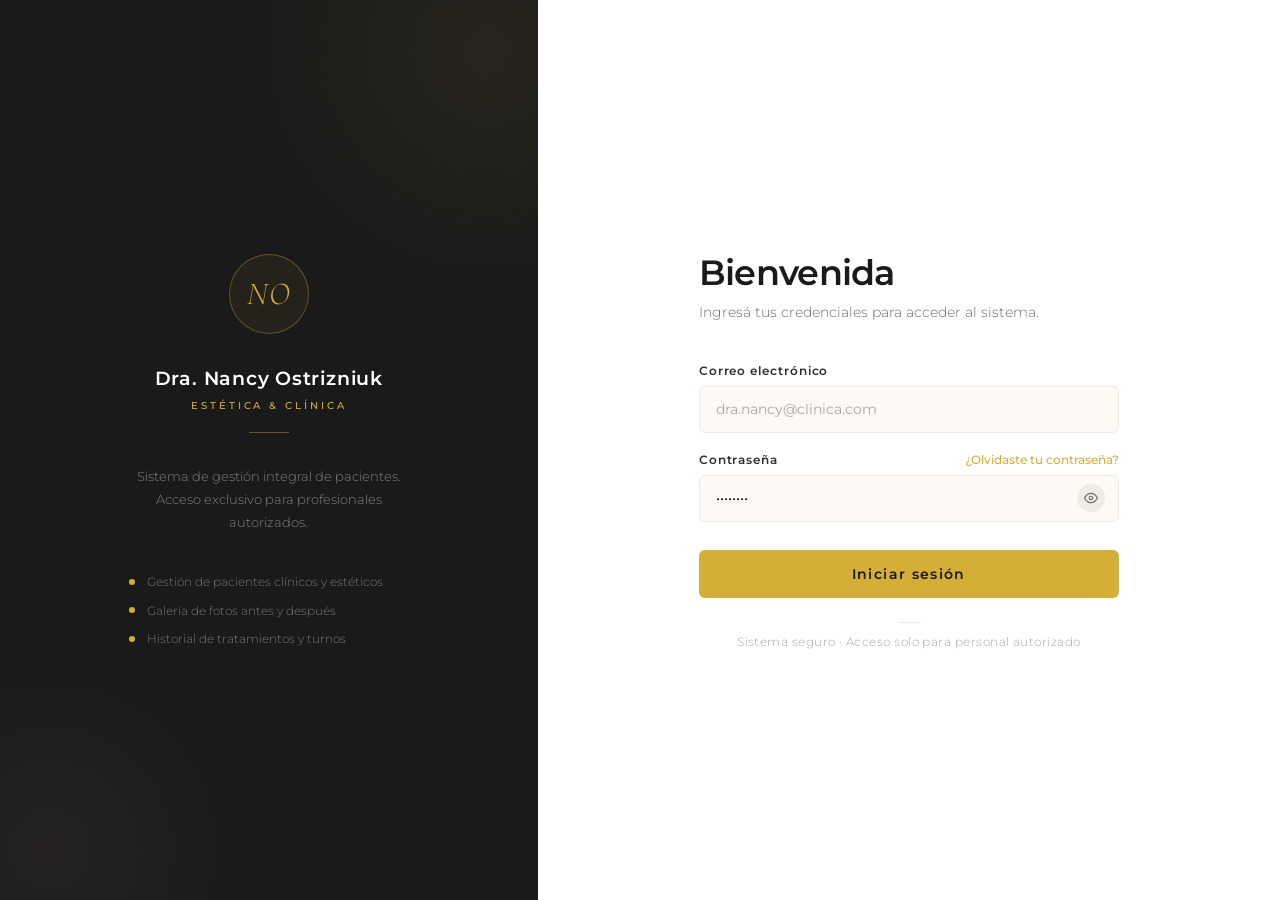
<file: sistema_gestion/src/view/pages/index.html>
<!DOCTYPE html>
<html lang="es">
<head>
  <meta charset="UTF-8">
  <meta name="viewport" content="width=device-width, initial-scale=1.0">
  <title>Iniciar Sesión — Panel Médico</title>
  <link rel="preconnect" href="https://fonts.googleapis.com">
  <link href="https://fonts.googleapis.com/css2?family=Montserrat:wght@300;400;500;600&family=Cormorant+Garamond:ital,wght@0,300;1,300&display=swap" rel="stylesheet">
  <link rel="stylesheet" href="../../../css/estilos.css">
</head>
<body class="login-page">

<div class="login-container">
  <div class="left">
    <div class="logo-wrap">
      <span class="logo-initials">NO</span>
    </div>
    <p class="left-name">Dra. Nancy Ostrizniuk</p>
    <p class="left-sub">Estética &amp; Clínica</p>
    <div class="left-divider"></div>
    <p class="left-desc">Sistema de gestión integral de pacientes. Acceso exclusivo para profesionales autorizados.</p>
    <div class="feature-list">
      <div class="feature-item"><span class="feature-dot"></span>Gestión de pacientes clínicos y estéticos</div>
      <div class="feature-item"><span class="feature-dot"></span>Galería de fotos antes y después</div>
      <div class="feature-item"><span class="feature-dot"></span>Historial de tratamientos y turnos</div>
    </div>
  </div>

  <div class="right">
    <div class="form-wrap">
      <h1 class="form-title">Bienvenida</h1>
      <p class="form-sub">Ingresá tus credenciales para acceder al sistema.</p>

      <div class="field">
        <label for="email">Correo electrónico</label>
        <div class="input-wrap">
          <input type="email" id="email" placeholder="dra.nancy@clinica.com">
        </div>
      </div>

      <div class="field">
        <div class="field-row">
          <label for="pass">Contraseña</label>
          <a href="#">¿Olvidaste tu contraseña?</a>
        </div>
        <div class="input-wrap">
          <input type="password" id="pass" value="••••••••">
          <button class="eye-btn" type="button" id="togglePass">
            <svg width="14" height="14" viewBox="0 0 24 24" fill="none" stroke="currentColor" stroke-width="2"><path d="M1 12s4-8 11-8 11 8 11 8-4 8-11 8-11-8-11-8z"/><circle cx="12" cy="12" r="3"/></svg>
          </button>
        </div>
      </div>

      <button class="btn-login" onclick="window.location.href='dashboard.html'">Iniciar sesión</button>

      <p class="form-footer">Sistema seguro · Acceso solo para personal autorizado</p>
    </div>
  </div>
</div>

<script>
  document.getElementById('togglePass').addEventListener('click', function() {
    const inp = document.getElementById('pass');
    inp.type = inp.type === 'password' ? 'text' : 'password';
  });
</script>
</body>
</html>
</file>
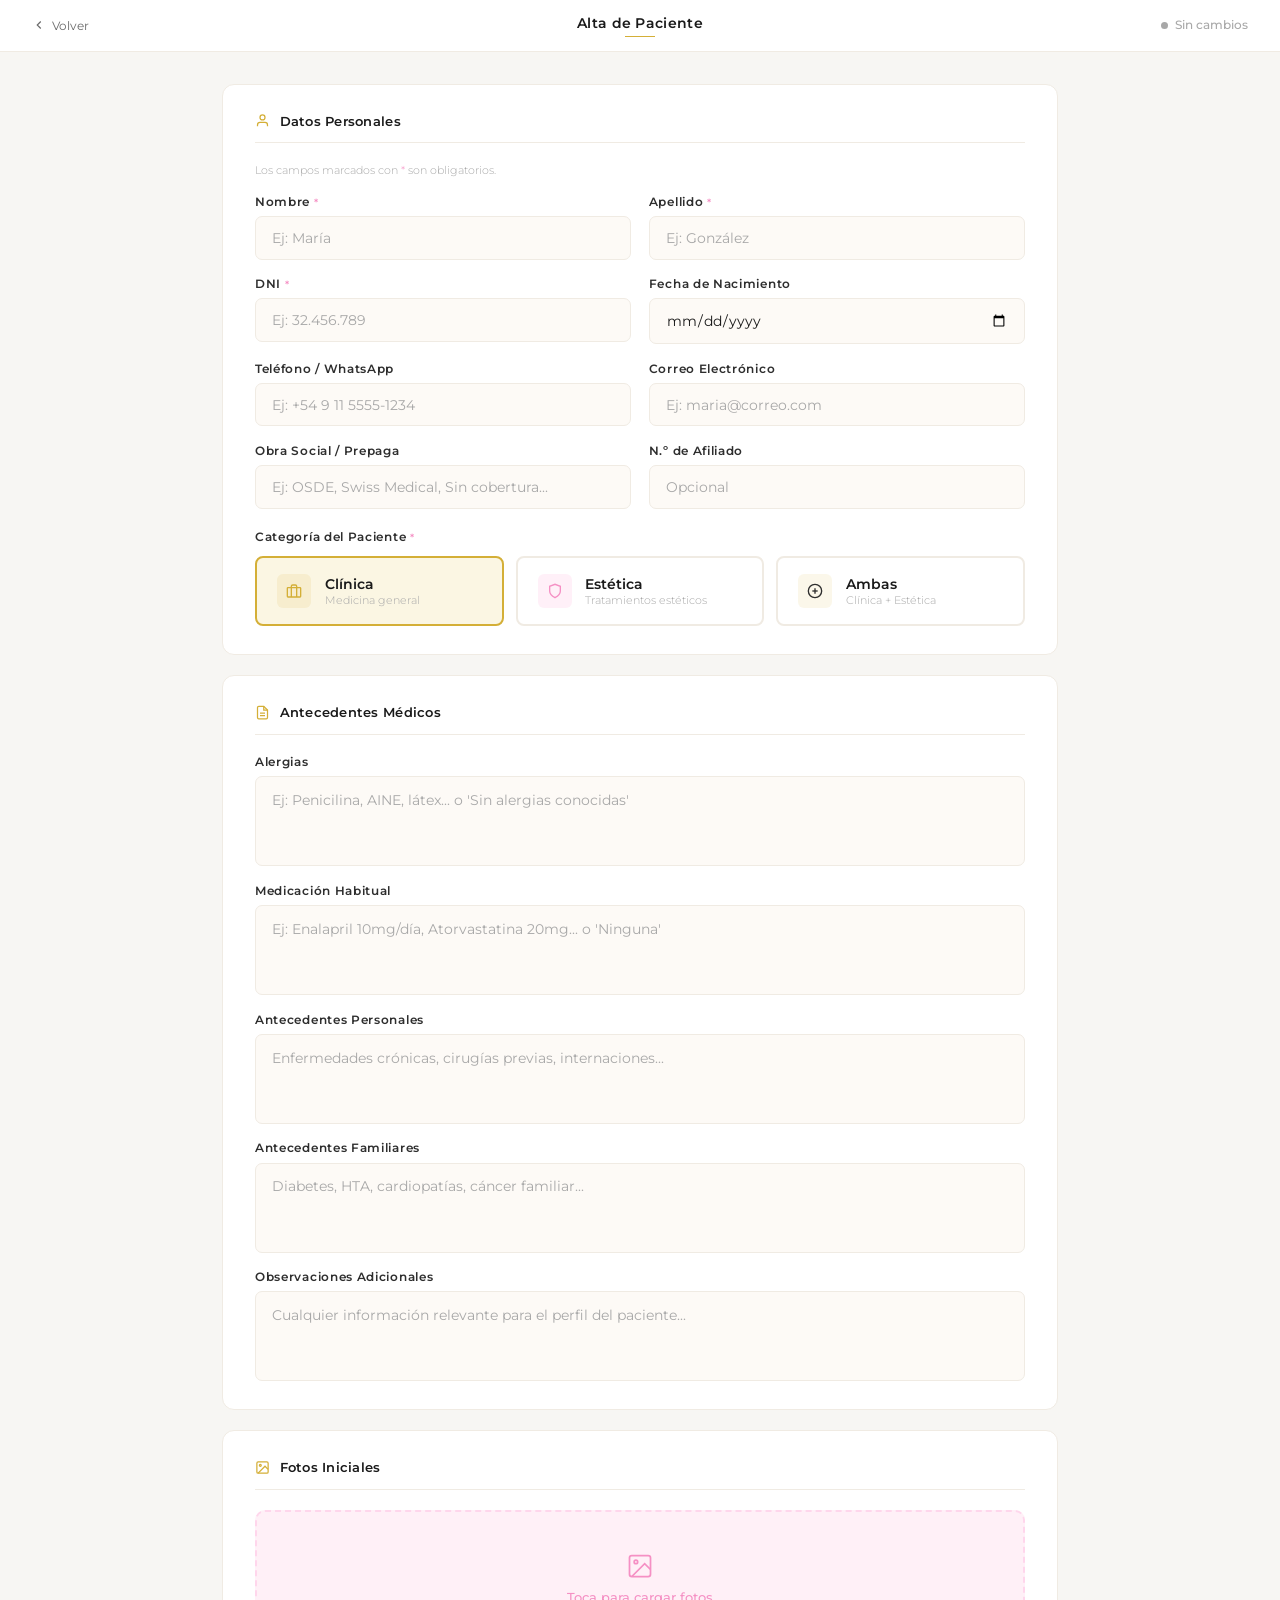
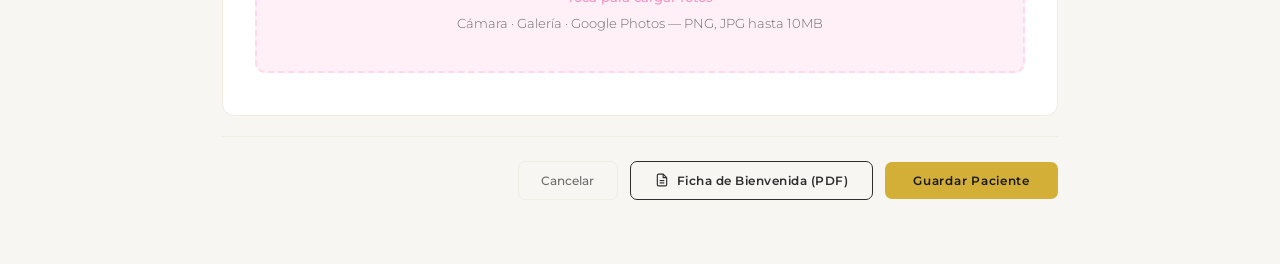
<file: sistema_gestion/src/view/pages/alta-paciente.html>
<!DOCTYPE html>
<html lang="es">
<head>
  <meta charset="UTF-8">
  <meta name="viewport" content="width=device-width, initial-scale=1.0">
  <title>Alta de Paciente — Panel Médico</title>
  <link rel="preconnect" href="https://fonts.googleapis.com">
  <link href="https://fonts.googleapis.com/css2?family=Montserrat:wght@300;400;500;600&family=Cormorant+Garamond:ital,wght@0,300;1,300&display=swap" rel="stylesheet">
  <link rel="stylesheet" href="../../../css/estilos.css">
  <style>

    /* ── SYNC INDICATOR ── */
    .sync-indicator {
      position: absolute;
      right: 2rem;
      display: flex;
      align-items: center;
      gap: 0.45rem;
      font-size: 0.72rem;
      font-weight: 500;
      color: var(--gris-light);
      transition: color 0.3s;
      white-space: nowrap;
    }
    .sync-dot {
      width: 7px; height: 7px;
      border-radius: 50%;
      background: var(--gris-light);
      transition: background 0.3s;
      flex-shrink: 0;
    }
    .sync-indicator.saving { color: var(--dorado); }
    .sync-indicator.saving .sync-dot {
      background: var(--dorado);
      animation: pulse-dot 0.8s ease-in-out infinite;
    }
    .sync-indicator.saved { color: #4caf50; }
    .sync-indicator.saved .sync-dot { background: #4caf50; }
    @keyframes pulse-dot {
      0%, 100% { opacity: 1; }
      50%       { opacity: 0.25; }
    }

    /* ── CAMPO REQUERIDO ── */
    .required-mark { color: var(--rosa-mid); font-size: 0.65rem; }
    .section-required-hint {
      font-size: 0.7rem; color: var(--gris-light); font-weight: 300;
      margin-bottom: 1.1rem;
    }
    .section-required-hint em { color: var(--rosa-mid); font-style: normal; }

    /* ── ESTADOS DNI ── */
    .field-hint {
      font-size: 0.68rem; font-weight: 500;
      margin-top: 0.15rem; display: none;
    }
    .field-hint.show { display: block; }
    .field-hint.error { color: #e53935; }
    .field-hint.ok    { color: #4caf50; }
    .form-field input.state-error {
      border-color: #e53935;
      box-shadow: 0 0 0 3px rgba(229,57,53,0.1);
    }
    .form-field input.state-ok {
      border-color: #4caf50;
      box-shadow: 0 0 0 3px rgba(76,175,80,0.1);
    }
    .hint-link {
      color: #e53935; font-weight: 600;
      text-decoration: underline; cursor: pointer;
    }

    /* ── GRIDS ── */
    .fields-grid-2 {
      display: grid;
      grid-template-columns: 1fr 1fr;
      gap: 1.1rem;
    }
    .span-2 { grid-column: 1 / -1; }
    @media (max-width: 640px) {
      .fields-grid-2 { grid-template-columns: 1fr; }
      .span-2 { grid-column: 1; }
    }

    /* ── TIPO 3 COLUMNAS ── */
    .tipo-grid-3 {
      display: grid;
      grid-template-columns: 1fr 1fr 1fr;
      gap: 0.75rem;
    }
    @media (max-width: 640px) {
      .tipo-grid-3 { grid-template-columns: 1fr; }
    }

    /* ── FOTO REMOVE ── */
    .photo-thumb-remove {
      position: absolute; top: 4px; right: 4px;
      width: 18px; height: 18px; border-radius: 50%;
      background: rgba(0,0,0,0.55); border: none;
      display: flex; align-items: center; justify-content: center;
      cursor: pointer; color: #fff; font-size: 9px; line-height: 1;
      font-family: var(--mont);
    }
    .photo-thumb img { width: 100%; height: 100%; object-fit: cover; }

    /* ── BTN PDF ── */
    .btn-pdf {
      display: inline-flex; align-items: center; gap: 0.5rem;
      padding: 0.7rem 1.5rem;
      background: transparent;
      border: 1.5px solid var(--negro-mid);
      border-radius: 7px;
      font-family: var(--mont); font-size: 0.78rem; font-weight: 600;
      color: var(--negro-mid); cursor: pointer;
      letter-spacing: 0.04em;
      transition: background 0.2s, color 0.2s, border-color 0.2s;
    }
    .btn-pdf:hover { background: var(--negro); color: var(--blanco); border-color: var(--negro); }
    .btn-pdf:disabled { opacity: 0.45; cursor: not-allowed; }

    /* ── PRINT / FICHA PDF ── */
    #printFicha { display: none; }
    @media print {
      body > *:not(#printFicha) { display: none !important; }
      #printFicha {
        display: block !important;
        position: fixed; inset: 0;
        padding: 2.5rem 3rem;
        background: #fff;
        font-family: 'Montserrat', sans-serif;
        color: #1A1A1A;
        font-size: 12pt;
      }
    }

    /* ── MOBILE AJUSTES ── */
    @media (max-width: 768px) {
      .consulta-content { padding: 1.25rem 1rem 5rem; }
      .form-card { padding: 1.25rem 1rem; }
      .sync-indicator { font-size: 0.65rem; right: 1rem; }
    }
  </style>
</head>
<body class="consulta-page">

<!-- ── TOPBAR ── -->
<div class="consulta-topbar">
  <a class="back-btn" onclick="window.location.href='dashboard.html'">
    <svg width="14" height="14" viewBox="0 0 24 24" fill="none" stroke="currentColor" stroke-width="2"><polyline points="15 18 9 12 15 6"/></svg>
    Volver
  </a>
  <div class="topbar-title">
    Alta de Paciente
    <span></span>
  </div>
  <div class="sync-indicator" id="syncIndicator">
    <div class="sync-dot" id="syncDot"></div>
    <span id="syncText">Sin cambios</span>
  </div>
</div>

<!-- ── CONTENIDO ── -->
<div class="consulta-content">

  <!-- DATOS PERSONALES -->
  <div class="form-card">
    <div class="form-card-title">
      <svg class="card-title-icon" width="15" height="15" viewBox="0 0 24 24" fill="none" stroke="currentColor" stroke-width="2"><path d="M20 21v-2a4 4 0 00-4-4H8a4 4 0 00-4 4v2"/><circle cx="12" cy="7" r="4"/></svg>
      Datos Personales
    </div>
    <p class="section-required-hint">Los campos marcados con <em>*</em> son obligatorios.</p>

    <div class="fields-grid-2">

      <div class="form-field">
        <label>Nombre <span class="required-mark">*</span></label>
        <input type="text" id="inputNombre" placeholder="Ej: María" autocomplete="given-name" oninput="onFormChange()">
        <span class="field-hint" id="hintNombre"></span>
      </div>

      <div class="form-field">
        <label>Apellido <span class="required-mark">*</span></label>
        <input type="text" id="inputApellido" placeholder="Ej: González" autocomplete="family-name" oninput="onFormChange()">
        <span class="field-hint" id="hintApellido"></span>
      </div>

      <div class="form-field">
        <label>DNI <span class="required-mark">*</span></label>
        <input type="text" id="inputDni" placeholder="Ej: 32.456.789" maxlength="12" inputmode="numeric"
               oninput="onDniInput(this); onFormChange()">
        <span class="field-hint" id="hintDni"></span>
      </div>

      <div class="form-field">
        <label>Fecha de Nacimiento</label>
        <input type="date" id="inputFechaNac" oninput="onFormChange()">
      </div>

      <div class="form-field">
        <label>Teléfono / WhatsApp</label>
        <input type="tel" id="inputTelefono" placeholder="Ej: +54 9 11 5555-1234" autocomplete="tel" oninput="onFormChange()">
      </div>

      <div class="form-field">
        <label>Correo Electrónico</label>
        <input type="email" id="inputEmail" placeholder="Ej: maria@correo.com" autocomplete="email" oninput="onFormChange()">
      </div>

      <div class="form-field">
        <label>Obra Social / Prepaga</label>
        <input type="text" id="inputObraSocial" placeholder="Ej: OSDE, Swiss Medical, Sin cobertura..." oninput="onFormChange()">
      </div>

      <div class="form-field">
        <label>N.º de Afiliado</label>
        <input type="text" id="inputAfiliado" placeholder="Opcional" oninput="onFormChange()">
      </div>

    </div>

    <!-- Categoría -->
    <div style="margin-top:1.35rem;">
      <div class="form-field" style="margin-bottom:0.75rem;">
        <label>Categoría del Paciente <span class="required-mark">*</span></label>
      </div>
      <div class="tipo-grid-3">
        <div class="tipo-option selected-dorado" id="cat-clinica" onclick="selectCategoria('clinica')">
          <div class="tipo-icon tipo-icon-dorado">
            <svg width="16" height="16" viewBox="0 0 24 24" fill="none" stroke="currentColor" stroke-width="2"><rect x="2" y="7" width="20" height="14" rx="1"/><path d="M16 21V5a2 2 0 00-2-2h-4a2 2 0 00-2 2v16"/></svg>
          </div>
          <div>
            <div class="tipo-label">Clínica</div>
            <div class="tipo-sub">Medicina general</div>
          </div>
        </div>
        <div class="tipo-option" id="cat-estetica" onclick="selectCategoria('estetica')">
          <div class="tipo-icon tipo-icon-rosa">
            <svg width="16" height="16" viewBox="0 0 24 24" fill="none" stroke="currentColor" stroke-width="2"><path d="M12 22s8-4 8-10V5l-8-3-8 3v7c0 6 8 10 8 10z"/></svg>
          </div>
          <div>
            <div class="tipo-label">Estética</div>
            <div class="tipo-sub">Tratamientos estéticos</div>
          </div>
        </div>
        <div class="tipo-option" id="cat-ambas" onclick="selectCategoria('ambas')">
          <div class="tipo-icon" style="background:rgba(212,175,55,0.1);color:var(--negro-mid);">
            <svg width="16" height="16" viewBox="0 0 24 24" fill="none" stroke="currentColor" stroke-width="2"><circle cx="12" cy="12" r="10"/><line x1="12" y1="8" x2="12" y2="16"/><line x1="8" y1="12" x2="16" y2="12"/></svg>
          </div>
          <div>
            <div class="tipo-label">Ambas</div>
            <div class="tipo-sub">Clínica + Estética</div>
          </div>
        </div>
      </div>
    </div>
  </div>

  <!-- ANTECEDENTES MÉDICOS -->
  <div class="form-card">
    <div class="form-card-title">
      <svg class="card-title-icon" width="15" height="15" viewBox="0 0 24 24" fill="none" stroke="currentColor" stroke-width="2"><path d="M14 2H6a2 2 0 00-2 2v16a2 2 0 002 2h12a2 2 0 002-2V8z"/><polyline points="14 2 14 8 20 8"/><line x1="16" y1="13" x2="8" y2="13"/><line x1="16" y1="17" x2="8" y2="17"/></svg>
      Antecedentes Médicos
    </div>
    <div class="fields-grid">
      <div class="form-field">
        <label>Alergias</label>
        <textarea id="inputAlergias" placeholder="Ej: Penicilina, AINE, látex... o 'Sin alergias conocidas'" oninput="onFormChange()"></textarea>
      </div>
      <div class="form-field">
        <label>Medicación Habitual</label>
        <textarea id="inputMedicacion" placeholder="Ej: Enalapril 10mg/día, Atorvastatina 20mg... o 'Ninguna'" oninput="onFormChange()"></textarea>
      </div>
      <div class="form-field">
        <label>Antecedentes Personales</label>
        <textarea id="inputAntecedentesP" placeholder="Enfermedades crónicas, cirugías previas, internaciones..." oninput="onFormChange()"></textarea>
      </div>
      <div class="form-field">
        <label>Antecedentes Familiares</label>
        <textarea id="inputAntecedentesF" placeholder="Diabetes, HTA, cardiopatías, cáncer familiar..." oninput="onFormChange()"></textarea>
      </div>
      <div class="form-field">
        <label>Observaciones Adicionales</label>
        <textarea id="inputObs" placeholder="Cualquier información relevante para el perfil del paciente..." oninput="onFormChange()"></textarea>
      </div>
    </div>
  </div>

  <!-- FOTOS INICIALES -->
  <div class="form-card">
    <div class="form-card-title">
      <svg class="card-title-icon" width="15" height="15" viewBox="0 0 24 24" fill="none" stroke="currentColor" stroke-width="2"><rect x="3" y="3" width="18" height="18" rx="2"/><circle cx="8.5" cy="8.5" r="1.5"/><polyline points="21 15 16 10 5 21"/></svg>
      Fotos Iniciales
    </div>
    <input type="file" id="fileInput" accept="image/*" multiple onchange="handleFiles(this.files)" style="display:none;">
    <div class="upload-zone" id="uploadZone" onclick="document.getElementById('fileInput').click()">
      <svg class="upload-icon" width="28" height="28" viewBox="0 0 24 24" fill="none" stroke="currentColor" stroke-width="1.5"><rect x="3" y="3" width="18" height="18" rx="2"/><circle cx="8.5" cy="8.5" r="1.5"/><polyline points="21 15 16 10 5 21"/></svg>
      <p class="upload-text"><strong>Toca para cargar fotos</strong></p>
      <p class="upload-text upload-hint">Cámara · Galería · Google Photos — PNG, JPG hasta 10MB</p>
    </div>
    <div class="photo-previews" id="photoPreviews"></div>
  </div>

  <!-- ACCIONES -->
  <div class="form-actions">
    <button class="btn-cancel" onclick="window.location.href='dashboard.html'">Cancelar</button>
    <button class="btn-pdf" id="btnPdf" onclick="generarFichaBienvenida()">
      <svg width="14" height="14" viewBox="0 0 24 24" fill="none" stroke="currentColor" stroke-width="2"><path d="M14 2H6a2 2 0 00-2 2v16a2 2 0 002 2h12a2 2 0 002-2V8z"/><polyline points="14 2 14 8 20 8"/><line x1="16" y1="13" x2="8" y2="13"/><line x1="16" y1="17" x2="8" y2="17"/></svg>
      Ficha de Bienvenida (PDF)
    </button>
    <button class="btn-save" onclick="guardarPaciente()">Guardar Paciente</button>
  </div>

</div>

<!-- CONTENEDOR OCULTO PARA IMPRIMIR -->
<div id="printFicha"></div>

<script src="../../../js/alta-paciente.js"></script>
</body>
</html>
</file>
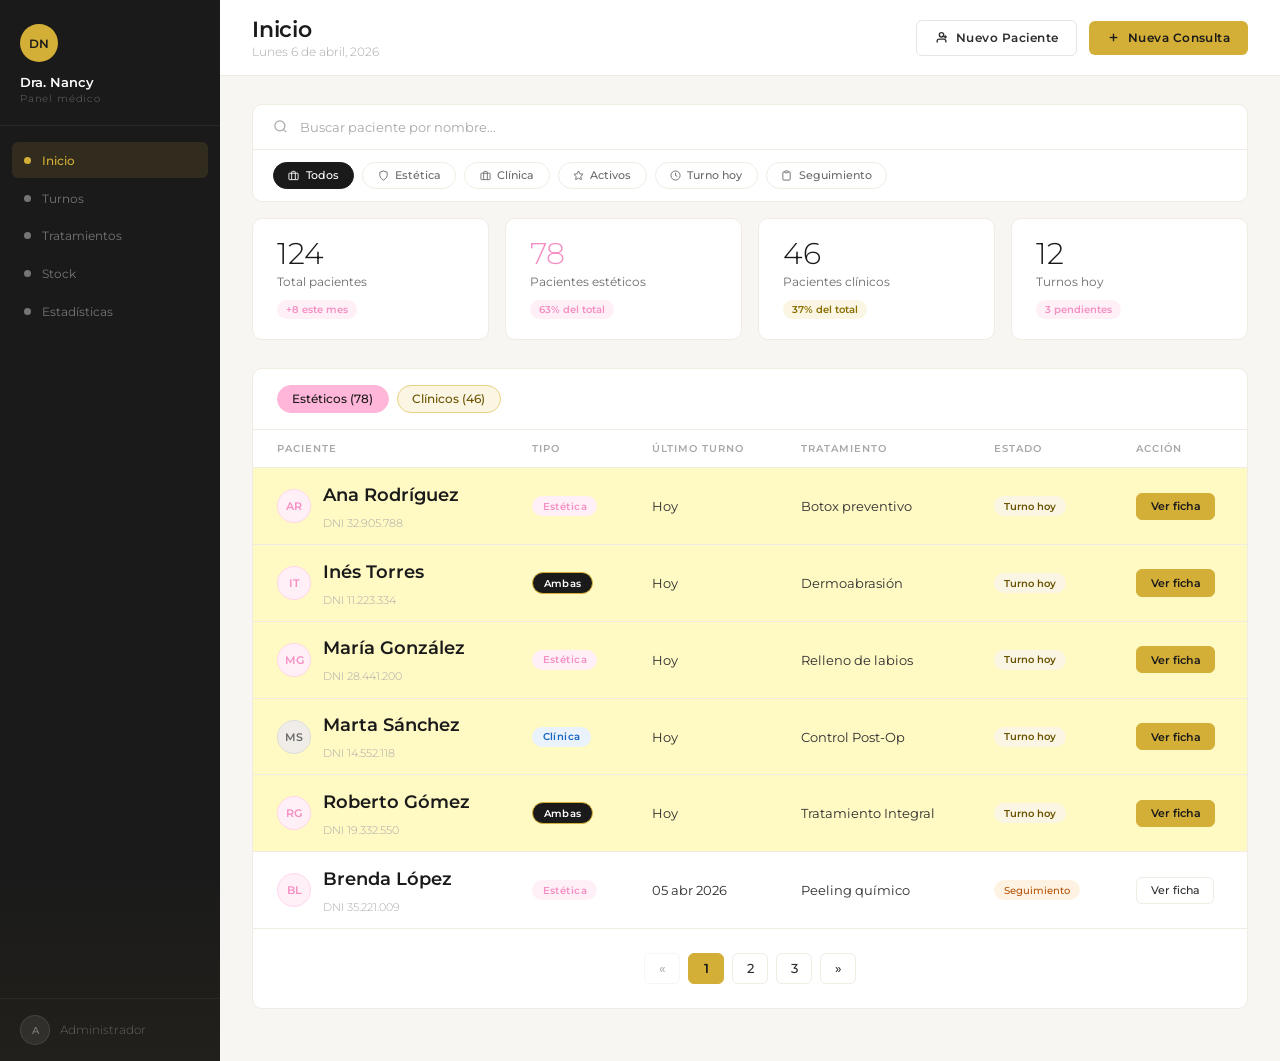
<file: sistema_gestion/src/view/pages/dashboard.html>
<!DOCTYPE html>
<html lang="es">
<head>
  <meta charset="UTF-8">
  <meta name="viewport" content="width=device-width, initial-scale=1.0">
  <title>Dashboard — Panel Médico</title>
  <link rel="preconnect" href="https://fonts.googleapis.com">
  <link href="https://fonts.googleapis.com/css2?family=Montserrat:wght@300;400;500;600&family=Cormorant+Garamond:ital,wght@0,300;1,300&display=swap" rel="stylesheet">
  <link rel="stylesheet" href="../../../css/estilos.css">
  <script src="../../../js/dashboard.js" defer></script>
</head>
<body class="dashboard-page">

<div class="dashboard-container">
  <aside class="sidebar">
    <div class="sidebar-top">
      <div class="sidebar-avatar">DN</div>
      <div class="sidebar-name">Dra. Nancy</div>
      <div class="sidebar-role">Panel médico</div>
    </div>

    <nav class="nav-section">
      <div class="nav-item active">
        <span class="nav-dot nav-dot-gold"></span>
        Inicio
      </div>
      <!-- <button class="nav-item" onclick="window.location.href='pacientes.html'">
        <span class="nav-dot"></span>
        Pacientes
      </button> -->
      <button class="nav-item" onclick="window.location.href='turnos.html'">
        <span class="nav-dot"></span>
        Turnos
      </button>
      <button class="nav-item" onclick="window.location.href='tratamiento.html'">
        <span class="nav-dot"></span>
        Tratamientos
      </button>
      <button class="nav-item" onclick="window.location.href='stock.html'">
        <span class="nav-dot"></span>
        Stock
      </button>
      <button class="nav-item" onclick="window.location.href='estadisticas.html'">
        <span class="nav-dot"></span>
        Estadísticas
      </button>
    </nav>

    <div class="sidebar-footer">
      <div class="sidebar-user">
        <div class="sidebar-user-avatar">A</div>
        <span class="sidebar-user-name">Administrador</span>
      </div>
    </div>
  </aside>

  <main class="main">
    <div class="topbar">
      <div class="topbar-left">
        <h1>Inicio</h1>
        <p>Lunes 6 de abril, 2026</p>
      </div>
      <div class="topbar-right">
        <button class="btn-new" style="background:transparent;border:1.5px solid var(--borde-gris);color:var(--negro-mid);" onmouseover="this.style.background='var(--crema)'" onmouseout="this.style.background='transparent'" onclick="window.location.href='alta-paciente.html'">
          <svg width="13" height="13" viewBox="0 0 24 24" fill="none" stroke="currentColor" stroke-width="2.5"><path d="M20 21v-2a4 4 0 00-4-4H8a4 4 0 00-4 4v2"/><circle cx="12" cy="7" r="4"/><line x1="19" y1="8" x2="19" y2="14"/><line x1="16" y1="11" x2="22" y2="11"/></svg>
          Nuevo Paciente
        </button>
        <button class="btn-new" onclick="window.location.href='nueva-consulta.html'">
          <svg width="13" height="13" viewBox="0 0 24 24" fill="none" stroke="currentColor" stroke-width="2.5"><line x1="12" y1="5" x2="12" y2="19"/><line x1="5" y1="12" x2="19" y2="12"/></svg>
          Nueva Consulta
        </button>
      </div>
    </div>

    <div class="content">
      <div class="bottom-section">
        <div class="bottom-search">
          <svg width="15" height="15" viewBox="0 0 24 24" fill="none" stroke="currentColor" stroke-width="2"><circle cx="11" cy="11" r="8"/><line x1="21" y1="21" x2="16.65" y2="16.65"/></svg>
          <input type="text" id="searchInput" placeholder="Buscar paciente por nombre...">
        </div>
        <div class="filter-bar">
          <button class="filter-btn active">
            <svg width="11" height="11" viewBox="0 0 24 24" fill="none" stroke="currentColor" stroke-width="2"><rect x="2" y="7" width="20" height="14" rx="1"/><path d="M16 21V5a2 2 0 00-2-2h-4a2 2 0 00-2 2v16"/></svg>
            Todos
          </button>
          <button class="filter-btn">
            <svg width="11" height="11" viewBox="0 0 24 24" fill="none" stroke="currentColor" stroke-width="2"><path d="M12 22s8-4 8-10V5l-8-3-8 3v7c0 6 8 10 8 10z"/></svg>
            Estética
          </button>
          <button class="filter-btn">
            <svg width="11" height="11" viewBox="0 0 24 24" fill="none" stroke="currentColor" stroke-width="2"><rect x="2" y="7" width="20" height="14" rx="1"/><path d="M16 21V5a2 2 0 00-2-2h-4a2 2 0 00-2 2v16"/></svg>
            Clínica
          </button>
          <button class="filter-btn">
            <svg width="11" height="11" viewBox="0 0 24 24" fill="none" stroke="currentColor" stroke-width="2"><polygon points="12 2 15.09 8.26 22 9.27 17 14.14 18.18 21.02 12 17.77 5.82 21.02 7 14.14 2 9.27 8.91 8.26 12 2"/></svg>
            Activos
          </button>
          <button class="filter-btn">
            <svg width="11" height="11" viewBox="0 0 24 24" fill="none" stroke="currentColor" stroke-width="2"><circle cx="12" cy="12" r="10"/><polyline points="12 6 12 12 16 14"/></svg>
            Turno hoy
          </button>
          <button class="filter-btn">
            <svg width="11" height="11" viewBox="0 0 24 24" fill="none" stroke="currentColor" stroke-width="2"><path d="M16 4h2a2 2 0 0 1 2 2v14a2 2 0 0 1-2 2H6a2 2 0 0 1-2-2V6a2 2 0 0 1 2-2h2"/><rect x="8" y="2" width="8" height="4" rx="1" ry="1"/></svg>
            Seguimiento
          </button>
        </div>
      </div>

      <div class="stats-grid">
        <div class="stat-card">
          <div class="stat-num">124</div>
          <div class="stat-label">Total pacientes</div>
          <span class="stat-badge badge-rosa">+8 este mes</span>
        </div>
        <div class="stat-card">
          <div class="stat-num" style="color:var(--rosa-mid);">78</div>
          <div class="stat-label">Pacientes estéticos</div>
          <span class="stat-badge badge-rosa">63% del total</span>
        </div>
        <div class="stat-card">
          <div class="stat-num">46</div>
          <div class="stat-label">Pacientes clínicos</div>
          <span class="stat-badge badge-dorado">37% del total</span>
        </div>
        <div class="stat-card">
          <div class="stat-num">12</div>
          <div class="stat-label">Turnos hoy</div>
          <span class="stat-badge badge-rosa">3 pendientes</span>
        </div>
      </div>

      <div class="table-card">
        <div class="table-header">
          <div class="tab-group">
            <span class="tab active-rosa">Estéticos (78)</span>
            <span class="tab active-dorado">Clínicos (46)</span>
          </div>
        </div>

        <table>
          <thead>
            <tr>
              <th>Paciente</th>
              <th>Tipo</th>
              <th>Último turno</th>
              <th>Tratamiento</th>
              <th>Estado</th>
              <th>Acción</th>
            </tr>
          </thead>
          <tbody id="patientTableBody">
            <!-- Renderizado dinámico vía dashboard.js -->
          </tbody>
        </table>
        <div id="pagination" class="pagination-container"></div>
      </div>
    </div>
  </main>
</div>

</body>
</html>
</file>
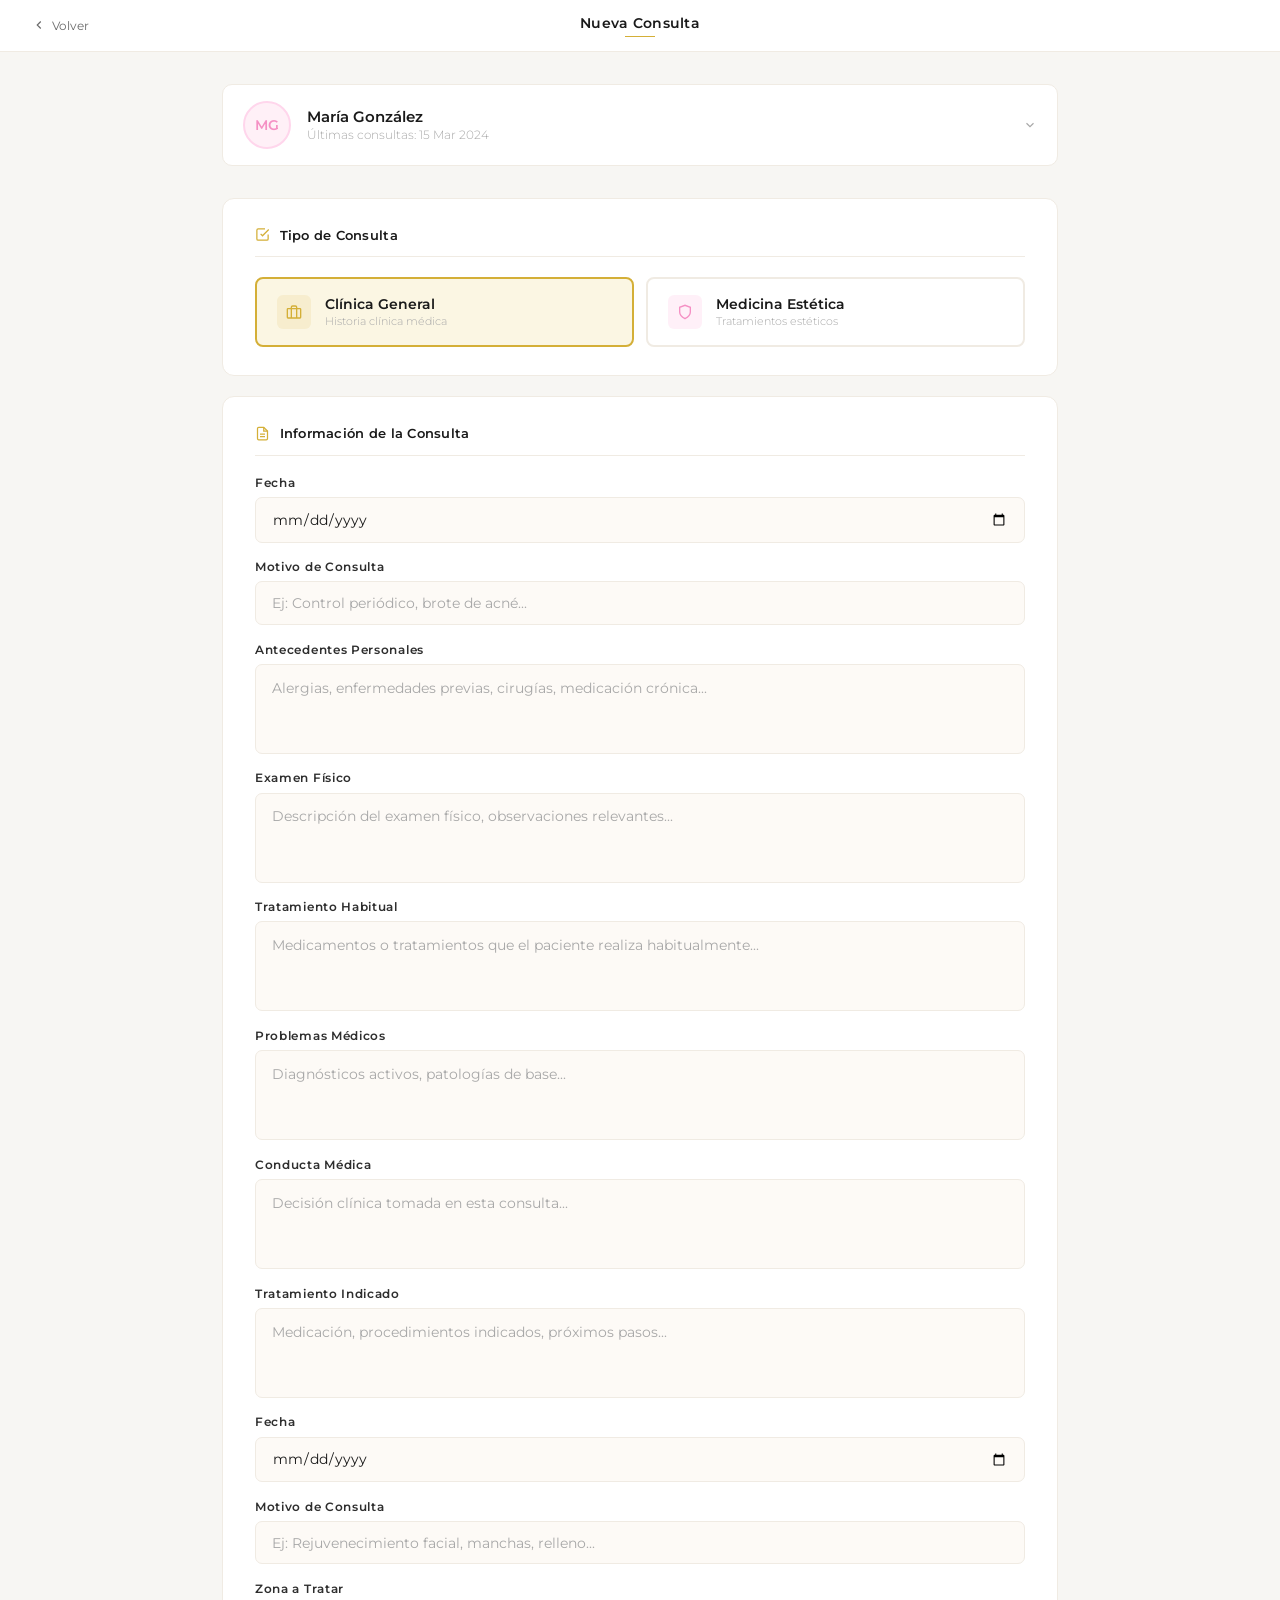
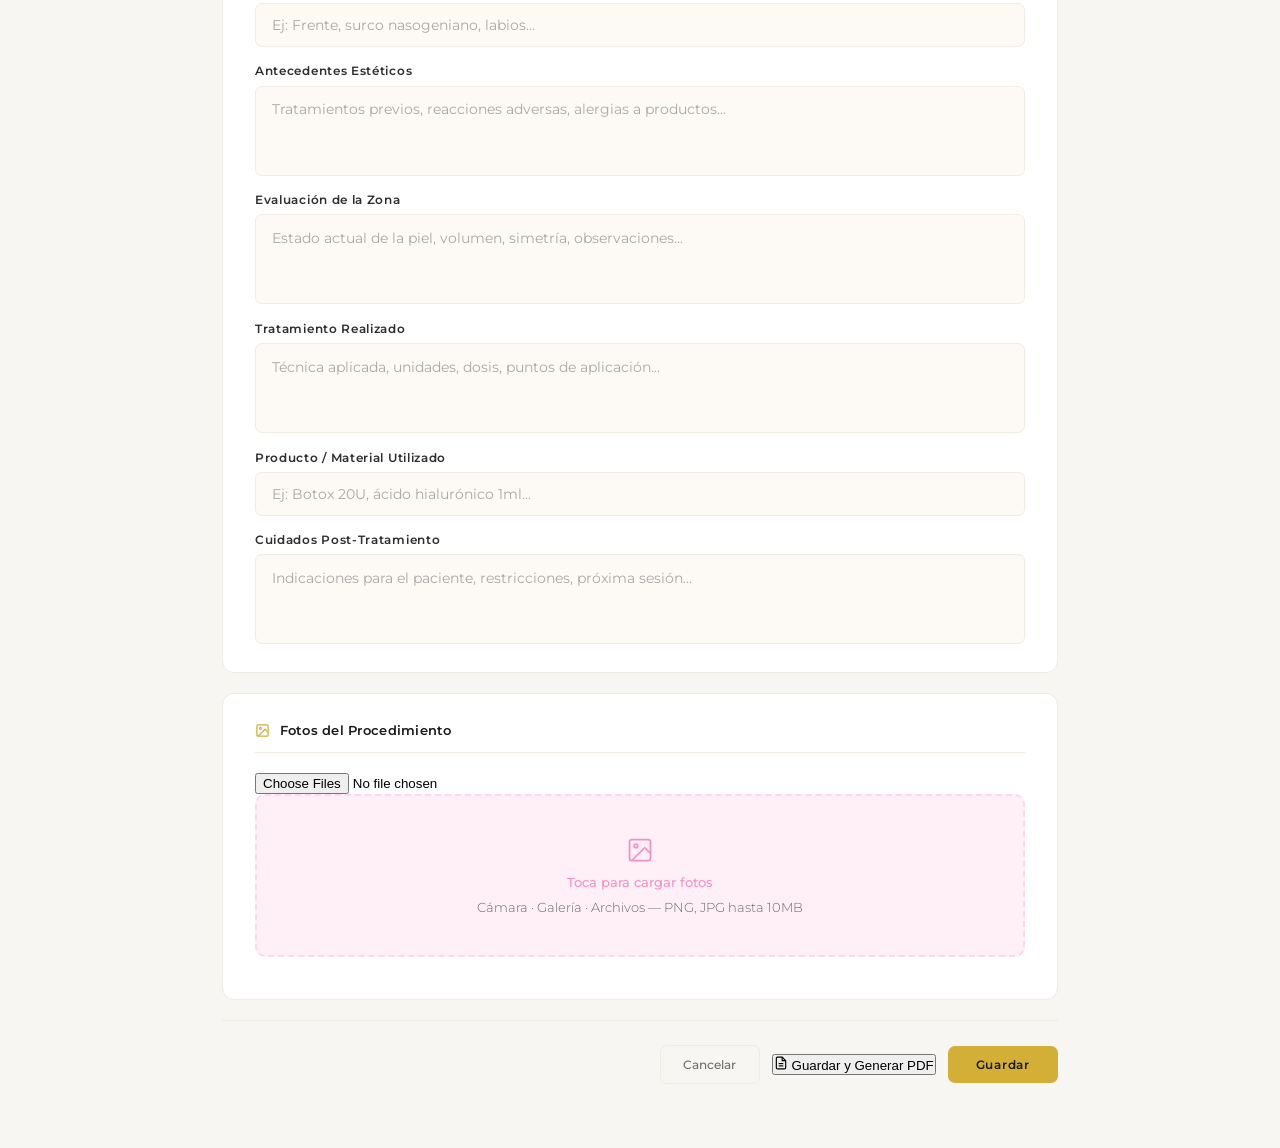
<file: sistema_gestion/src/view/pages/nueva-consulta.html>
<!DOCTYPE html>
<html lang="es">
<head>
  <meta charset="UTF-8">
  <meta name="viewport" content="width=device-width, initial-scale=1.0">
  <title>Nueva Consulta — Panel Médico</title>
  <link rel="preconnect" href="https://fonts.googleapis.com">
  <link href="https://fonts.googleapis.com/css2?family=Montserrat:wght@300;400;500;600&family=Cormorant+Garamond:ital,wght@0,300;1,300&display=swap" rel="stylesheet">
  <link rel="stylesheet" href="../../../css/estilos.css">
</head>
<body class="consulta-page">

<div class="consulta-topbar">
  <a class="back-btn" onclick="window.location.href='dashboard.html'">
    <svg width="14" height="14" viewBox="0 0 24 24" fill="none" stroke="currentColor" stroke-width="2"><polyline points="15 18 9 12 15 6"/></svg>
    Volver
  </a>
  <div class="topbar-title">
    Nueva Consulta
    <span></span>
  </div>
</div>

<div class="consulta-content">
  <div class="patient-selector" id="patientSelector">
    <div class="patient-chip patient-chip-trigger" id="patientChipTrigger" onclick="togglePatientDropdown()">
      <div class="patient-chip-avatar" id="patientAvatar">MG</div>
      <div class="patient-chip-info">
        <div class="patient-chip-name" id="patientName">María González</div>
        <div class="patient-chip-sub" id="patientSub">Últimas consultas: 15 Mar 2024</div>
      </div>
      <svg class="patient-chip-chevron" id="patientChevron" width="14" height="14" viewBox="0 0 24 24" fill="none" stroke="currentColor" stroke-width="2"><polyline points="6 9 12 15 18 9"/></svg>
    </div>
    <div class="patient-dropdown" id="patientDropdown"></div>
  </div>

  <!-- TIPO DE CONSULTA -->
  <div class="form-card">
    <div class="form-card-title">
      <svg class="card-title-icon" width="15" height="15" viewBox="0 0 24 24" fill="none" stroke="currentColor" stroke-width="2"><path d="M9 11l3 3L22 4"/><path d="M21 12v7a2 2 0 01-2 2H5a2 2 0 01-2-2V5a2 2 0 012-2h11"/></svg>
      Tipo de Consulta
    </div>
    <div class="tipo-grid">
      <div class="tipo-option selected-dorado" id="opt-clinica" onclick="selectTipo('clinica')">
        <div class="tipo-icon tipo-icon-dorado">
          <svg width="16" height="16" viewBox="0 0 24 24" fill="none" stroke="currentColor" stroke-width="2"><rect x="2" y="7" width="20" height="14" rx="1"/><path d="M16 21V5a2 2 0 00-2-2h-4a2 2 0 00-2 2v16"/></svg>
        </div>
        <div>
          <div class="tipo-label">Clínica General</div>
          <div class="tipo-sub">Historia clínica médica</div>
        </div>
      </div>
      <div class="tipo-option" id="opt-estetica" onclick="selectTipo('estetica')">
        <div class="tipo-icon tipo-icon-rosa">
          <svg width="16" height="16" viewBox="0 0 24 24" fill="none" stroke="currentColor" stroke-width="2"><path d="M12 22s8-4 8-10V5l-8-3-8 3v7c0 6 8 10 8 10z"/></svg>
        </div>
        <div>
          <div class="tipo-label">Medicina Estética</div>
          <div class="tipo-sub">Tratamientos estéticos</div>
        </div>
      </div>
    </div>
  </div>

  <!-- FORMULARIO DINÁMICO -->
  <div class="form-card">
    <div class="form-card-title">
      <svg class="card-title-icon" width="15" height="15" viewBox="0 0 24 24" fill="none" stroke="currentColor" stroke-width="2"><path d="M14 2H6a2 2 0 00-2 2v16a2 2 0 002 2h12a2 2 0 002-2V8z"/><polyline points="14 2 14 8 20 8"/><line x1="16" y1="13" x2="8" y2="13"/><line x1="16" y1="17" x2="8" y2="17"/></svg>
      Información de la Consulta
    </div>
    <div class="fields-grid">

      <!-- CLÍNICA GENERAL -->
      <div class="form-field fields-clinica active">
        <label>Fecha</label>
        <input type="date">
      </div>
      <div class="form-field fields-clinica active">
        <label>Motivo de Consulta</label>
        <input type="text" placeholder="Ej: Control periódico, brote de acné...">
      </div>
      <div class="form-field fields-clinica active">
        <label>Antecedentes Personales</label>
        <textarea placeholder="Alergias, enfermedades previas, cirugías, medicación crónica..."></textarea>
      </div>
      <div class="form-field fields-clinica active">
        <label>Examen Físico</label>
        <textarea placeholder="Descripción del examen físico, observaciones relevantes..."></textarea>
      </div>
      <div class="form-field fields-clinica active">
        <label>Tratamiento Habitual</label>
        <textarea placeholder="Medicamentos o tratamientos que el paciente realiza habitualmente..."></textarea>
      </div>
      <div class="form-field fields-clinica active">
        <label>Problemas Médicos</label>
        <textarea placeholder="Diagnósticos activos, patologías de base..."></textarea>
      </div>
      <div class="form-field fields-clinica active">
        <label>Conducta Médica</label>
        <textarea placeholder="Decisión clínica tomada en esta consulta..."></textarea>
      </div>
      <div class="form-field fields-clinica active">
        <label>Tratamiento Indicado</label>
        <textarea placeholder="Medicación, procedimientos indicados, próximos pasos..."></textarea>
      </div>

      <!-- MEDICINA ESTÉTICA -->
      <div class="form-field fields-estetica">
        <label>Fecha</label>
        <input type="date">
      </div>
      <div class="form-field fields-estetica">
        <label>Motivo de Consulta</label>
        <input type="text" placeholder="Ej: Rejuvenecimiento facial, manchas, relleno...">
      </div>
      <div class="form-field fields-estetica">
        <label>Zona a Tratar</label>
        <input type="text" placeholder="Ej: Frente, surco nasogeniano, labios...">
      </div>
      <div class="form-field fields-estetica">
        <label>Antecedentes Estéticos</label>
        <textarea placeholder="Tratamientos previos, reacciones adversas, alergias a productos..."></textarea>
      </div>
      <div class="form-field fields-estetica">
        <label>Evaluación de la Zona</label>
        <textarea placeholder="Estado actual de la piel, volumen, simetría, observaciones..."></textarea>
      </div>
      <div class="form-field fields-estetica">
        <label>Tratamiento Realizado</label>
        <textarea placeholder="Técnica aplicada, unidades, dosis, puntos de aplicación..."></textarea>
      </div>
      <div class="form-field fields-estetica">
        <label>Producto / Material Utilizado</label>
        <input type="text" placeholder="Ej: Botox 20U, ácido hialurónico 1ml...">
      </div>
      <div class="form-field fields-estetica">
        <label>Cuidados Post-Tratamiento</label>
        <textarea placeholder="Indicaciones para el paciente, restricciones, próxima sesión..."></textarea>
      </div>

    </div>
  </div>

  <!-- FOTOS -->
  <div class="form-card">
    <div class="form-card-title">
      <svg class="card-title-icon" width="15" height="15" viewBox="0 0 24 24" fill="none" stroke="currentColor" stroke-width="2"><rect x="3" y="3" width="18" height="18" rx="2"/><circle cx="8.5" cy="8.5" r="1.5"/><polyline points="21 15 16 10 5 21"/></svg>
      Fotos del Procedimiento
    </div>
    <input type="file" id="fileInput" accept="image/*" multiple onchange="handleFiles(this.files)">
    <div class="upload-zone" id="uploadZone" onclick="document.getElementById('fileInput').click()">
      <svg class="upload-icon" width="28" height="28" viewBox="0 0 24 24" fill="none" stroke="currentColor" stroke-width="1.5"><rect x="3" y="3" width="18" height="18" rx="2"/><circle cx="8.5" cy="8.5" r="1.5"/><polyline points="21 15 16 10 5 21"/></svg>
      <p class="upload-text"><strong>Toca para cargar fotos</strong></p>
      <p class="upload-text upload-hint">Cámara · Galería · Archivos — PNG, JPG hasta 10MB</p>
    </div>
    <div class="photo-previews" id="photoPreviews"></div>
  </div>

  <div class="form-actions">
    <button class="btn-cancel" onclick="window.location.href='detalle-paciente.html'">Cancelar</button>
    <button class="btn-pdf" onclick="guardarYGenerarPDF()">
      <svg width="14" height="14" viewBox="0 0 24 24" fill="none" stroke="currentColor" stroke-width="2"><path d="M14 2H6a2 2 0 00-2 2v16a2 2 0 002 2h12a2 2 0 002-2V8z"/><polyline points="14 2 14 8 20 8"/><line x1="16" y1="13" x2="8" y2="13"/><line x1="16" y1="17" x2="8" y2="17"/></svg>
      Guardar y Generar PDF
    </button>
    <button class="btn-save" onclick="window.location.href='detalle-paciente.html'">Guardar</button>
  </div>
</div>

<script src="../../../js/nueva-consulta.js"></script>

</body>
</html>
</file>
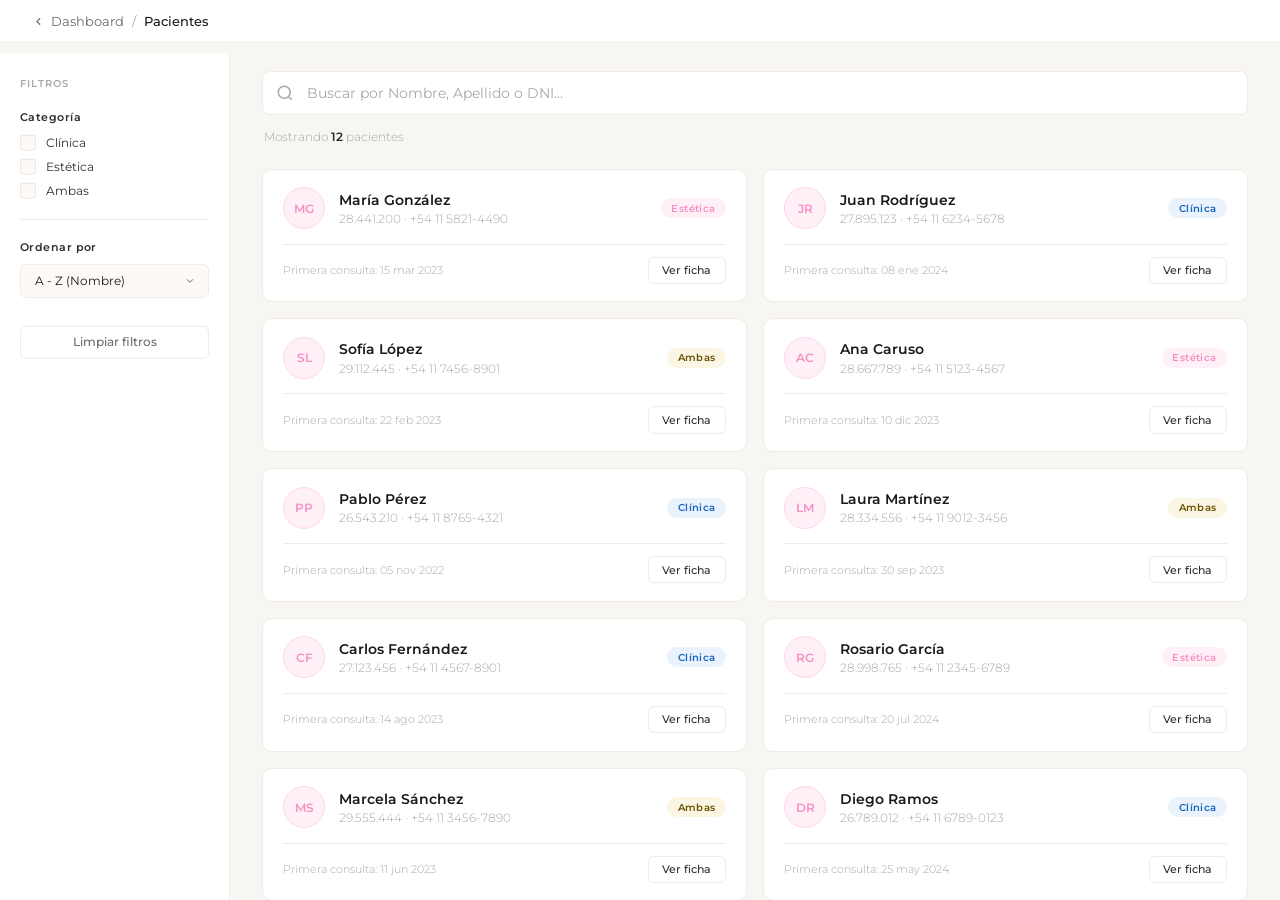
<file: sistema_gestion/src/view/pages/pacientes.html>
<!DOCTYPE html>
<html lang="es">
<head>
  <meta charset="UTF-8">
  <meta name="viewport" content="width=device-width, initial-scale=1.0">
  <title>Gestión de Pacientes — Panel Médico</title>
  <link rel="preconnect" href="https://fonts.googleapis.com">
  <link href="https://fonts.googleapis.com/css2?family=Montserrat:wght@300;400;500;600&family=Cormorant+Garamond:ital,wght@0,300;1,300&display=swap" rel="stylesheet">
  <link rel="stylesheet" href="../../../css/pacientes.css">
</head>
<body class="patients-page">

<div class="patients-topbar">
  <div class="breadcrumb">
    <a onclick="window.location.href='dashboard.html'">
      <svg width="13" height="13" viewBox="0 0 24 24" fill="none" stroke="currentColor" stroke-width="2"><polyline points="15 18 9 12 15 6"/></svg>
      Dashboard
    </a>
    <span class="breadcrumb-sep">/</span>
    <span class="breadcrumb-current">Pacientes</span>
  </div>
</div>

<div class="patients-layout">
  <aside class="patients-sidebar">
    <div class="sidebar-section">
      <h3 class="sidebar-title">Filtros</h3>

      <!-- Filtro por Categoría -->
      <div class="filter-group">
        <label class="filter-label">Categoría</label>
        <div class="filter-options">
          <label class="filter-checkbox">
            <input type="checkbox" name="categoria" value="clinica">
            <span class="checkbox-custom"></span>
            <span class="checkbox-label">Clínica</span>
          </label>
          <label class="filter-checkbox">
            <input type="checkbox" name="categoria" value="estetica">
            <span class="checkbox-custom"></span>
            <span class="checkbox-label">Estética</span>
          </label>
          <label class="filter-checkbox">
            <input type="checkbox" name="categoria" value="ambas">
            <span class="checkbox-custom"></span>
            <span class="checkbox-label">Ambas</span>
          </label>
        </div>
      </div>

      <!-- Separador -->
      <div class="filter-divider"></div>

      <!-- Filtro por Orden Alfabético -->
      <div class="filter-group">
        <label class="filter-label">Ordenar por</label>
        <select class="filter-select" name="ordenar">
          <option value="az">A - Z (Nombre)</option>
          <option value="za">Z - A (Nombre)</option>
          <option value="reciente">Más reciente</option>
          <option value="antiguo">Más antiguo</option>
        </select>
      </div>

      <!-- Botón para limpiar filtros -->
      <button class="btn-clear-filters">Limpiar filtros</button>
    </aside>

    <div class="patients-content">
      <!-- Buscador -->
      <div class="search-container">
        <div class="search-box">
          <svg class="search-icon" width="18" height="18" viewBox="0 0 24 24" fill="none" stroke="currentColor" stroke-width="2">
            <circle cx="11" cy="11" r="8"></circle>
            <path d="m21 21-4.35-4.35"></path>
          </svg>
          <input
            type="text"
            class="search-input"
            placeholder="Buscar por Nombre, Apellido o DNI..."
            name="busqueda"
          >
          <button class="btn-search-clear" style="display:none;">
            <svg width="16" height="16" viewBox="0 0 24 24" fill="none" stroke="currentColor" stroke-width="2.5">
              <line x1="18" y1="6" x2="6" y2="18"></line>
              <line x1="6" y1="6" x2="18" y2="18"></line>
            </svg>
          </button>
        </div>
        <div class="search-results-count">
          <span class="results-text">Mostrando <strong id="results-count">12</strong> pacientes</span>
        </div>
      </div>

      <!-- Listado de Pacientes -->
      <div class="patients-list">

        <!-- Paciente Item -->
        <div class="patient-card">
          <div class="patient-card-header">
            <div class="patient-avatar">MG</div>
            <div class="patient-info">
              <h4 class="patient-name">María González</h4>
              <p class="patient-contact">28.441.200 · +54 11 5821-4490</p>
            </div>
            <span class="patient-badge patient-badge-estetica">Estética</span>
          </div>
          <div class="patient-card-footer">
            <span class="patient-meta">Primera consulta: 15 mar 2023</span>
            <a href="detalle-paciente.html" class="btn-view-patient">Ver ficha</a>
          </div>
        </div>

        <!-- Paciente Item -->
        <div class="patient-card">
          <div class="patient-card-header">
            <div class="patient-avatar">JR</div>
            <div class="patient-info">
              <h4 class="patient-name">Juan Rodríguez</h4>
              <p class="patient-contact">27.895.123 · +54 11 6234-5678</p>
            </div>
            <span class="patient-badge patient-badge-clinica">Clínica</span>
          </div>
          <div class="patient-card-footer">
            <span class="patient-meta">Primera consulta: 08 ene 2024</span>
            <a href="detalle-paciente.html" class="btn-view-patient">Ver ficha</a>
          </div>
        </div>

        <!-- Paciente Item -->
        <div class="patient-card">
          <div class="patient-card-header">
            <div class="patient-avatar">SL</div>
            <div class="patient-info">
              <h4 class="patient-name">Sofía López</h4>
              <p class="patient-contact">29.112.445 · +54 11 7456-8901</p>
            </div>
            <span class="patient-badge patient-badge-ambas">Ambas</span>
          </div>
          <div class="patient-card-footer">
            <span class="patient-meta">Primera consulta: 22 feb 2023</span>
            <a href="detalle-paciente.html" class="btn-view-patient">Ver ficha</a>
          </div>
        </div>

        <!-- Paciente Item -->
        <div class="patient-card">
          <div class="patient-card-header">
            <div class="patient-avatar">AC</div>
            <div class="patient-info">
              <h4 class="patient-name">Ana Caruso</h4>
              <p class="patient-contact">28.667.789 · +54 11 5123-4567</p>
            </div>
            <span class="patient-badge patient-badge-estetica">Estética</span>
          </div>
          <div class="patient-card-footer">
            <span class="patient-meta">Primera consulta: 10 dic 2023</span>
            <a href="detalle-paciente.html" class="btn-view-patient">Ver ficha</a>
          </div>
        </div>

        <!-- Paciente Item -->
        <div class="patient-card">
          <div class="patient-card-header">
            <div class="patient-avatar">PP</div>
            <div class="patient-info">
              <h4 class="patient-name">Pablo Pérez</h4>
              <p class="patient-contact">26.543.210 · +54 11 8765-4321</p>
            </div>
            <span class="patient-badge patient-badge-clinica">Clínica</span>
          </div>
          <div class="patient-card-footer">
            <span class="patient-meta">Primera consulta: 05 nov 2022</span>
            <a href="detalle-paciente.html" class="btn-view-patient">Ver ficha</a>
          </div>
        </div>

        <!-- Paciente Item -->
        <div class="patient-card">
          <div class="patient-card-header">
            <div class="patient-avatar">LM</div>
            <div class="patient-info">
              <h4 class="patient-name">Laura Martínez</h4>
              <p class="patient-contact">28.334.556 · +54 11 9012-3456</p>
            </div>
            <span class="patient-badge patient-badge-ambas">Ambas</span>
          </div>
          <div class="patient-card-footer">
            <span class="patient-meta">Primera consulta: 30 sep 2023</span>
            <a href="detalle-paciente.html" class="btn-view-patient">Ver ficha</a>
          </div>
        </div>

        <!-- Paciente Item -->
        <div class="patient-card">
          <div class="patient-card-header">
            <div class="patient-avatar">CF</div>
            <div class="patient-info">
              <h4 class="patient-name">Carlos Fernández</h4>
              <p class="patient-contact">27.123.456 · +54 11 4567-8901</p>
            </div>
            <span class="patient-badge patient-badge-clinica">Clínica</span>
          </div>
          <div class="patient-card-footer">
            <span class="patient-meta">Primera consulta: 14 ago 2023</span>
            <a href="detalle-paciente.html" class="btn-view-patient">Ver ficha</a>
          </div>
        </div>

        <!-- Paciente Item -->
        <div class="patient-card">
          <div class="patient-card-header">
            <div class="patient-avatar">RG</div>
            <div class="patient-info">
              <h4 class="patient-name">Rosario García</h4>
              <p class="patient-contact">28.998.765 · +54 11 2345-6789</p>
            </div>
            <span class="patient-badge patient-badge-estetica">Estética</span>
          </div>
          <div class="patient-card-footer">
            <span class="patient-meta">Primera consulta: 20 jul 2024</span>
            <a href="detalle-paciente.html" class="btn-view-patient">Ver ficha</a>
          </div>
        </div>

        <!-- Paciente Item -->
        <div class="patient-card">
          <div class="patient-card-header">
            <div class="patient-avatar">MS</div>
            <div class="patient-info">
              <h4 class="patient-name">Marcela Sánchez</h4>
              <p class="patient-contact">29.555.444 · +54 11 3456-7890</p>
            </div>
            <span class="patient-badge patient-badge-ambas">Ambas</span>
          </div>
          <div class="patient-card-footer">
            <span class="patient-meta">Primera consulta: 11 jun 2023</span>
            <a href="detalle-paciente.html" class="btn-view-patient">Ver ficha</a>
          </div>
        </div>

        <!-- Paciente Item -->
        <div class="patient-card">
          <div class="patient-card-header">
            <div class="patient-avatar">DR</div>
            <div class="patient-info">
              <h4 class="patient-name">Diego Ramos</h4>
              <p class="patient-contact">26.789.012 · +54 11 6789-0123</p>
            </div>
            <span class="patient-badge patient-badge-clinica">Clínica</span>
          </div>
          <div class="patient-card-footer">
            <span class="patient-meta">Primera consulta: 25 may 2024</span>
            <a href="detalle-paciente.html" class="btn-view-patient">Ver ficha</a>
          </div>
        </div>

        <!-- Paciente Item -->
        <div class="patient-card">
          <div class="patient-card-header">
            <div class="patient-avatar">VT</div>
            <div class="patient-info">
              <h4 class="patient-name">Valeria Torres</h4>
              <p class="patient-contact">28.456.789 · +54 11 8901-2345</p>
            </div>
            <span class="patient-badge patient-badge-estetica">Estética</span>
          </div>
          <div class="patient-card-footer">
            <span class="patient-meta">Primera consulta: 17 apr 2024</span>
            <a href="detalle-paciente.html" class="btn-view-patient">Ver ficha</a>
          </div>
        </div>

        <!-- Paciente Item -->
        <div class="patient-card">
          <div class="patient-card-header">
            <div class="patient-avatar">ER</div>
            <div class="patient-info">
              <h4 class="patient-name">Eduardo Ramírez</h4>
              <p class="patient-contact">27.234.567 · +54 11 1234-5678</p>
            </div>
            <span class="patient-badge patient-badge-ambas">Ambas</span>
          </div>
          <div class="patient-card-footer">
            <span class="patient-meta">Primera consulta: 03 mar 2023</span>
            <a href="detalle-paciente.html" class="btn-view-patient">Ver ficha</a>
          </div>
        </div>

      </div>

      <!-- Sin resultados -->
      <div class="no-results" style="display:none;">
        <div class="no-results-icon">
          <svg width="48" height="48" viewBox="0 0 24 24" fill="none" stroke="currentColor" stroke-width="1.5">
            <circle cx="11" cy="11" r="8"></circle>
            <path d="m21 21-4.35-4.35"></path>
          </svg>
        </div>
        <h3 class="no-results-title">No se encontraron pacientes</h3>
        <p class="no-results-text">Intenta con otros términos de búsqueda o ajusta los filtros</p>
      </div>

    </div>
  </div>

</body>
</html>
</file>
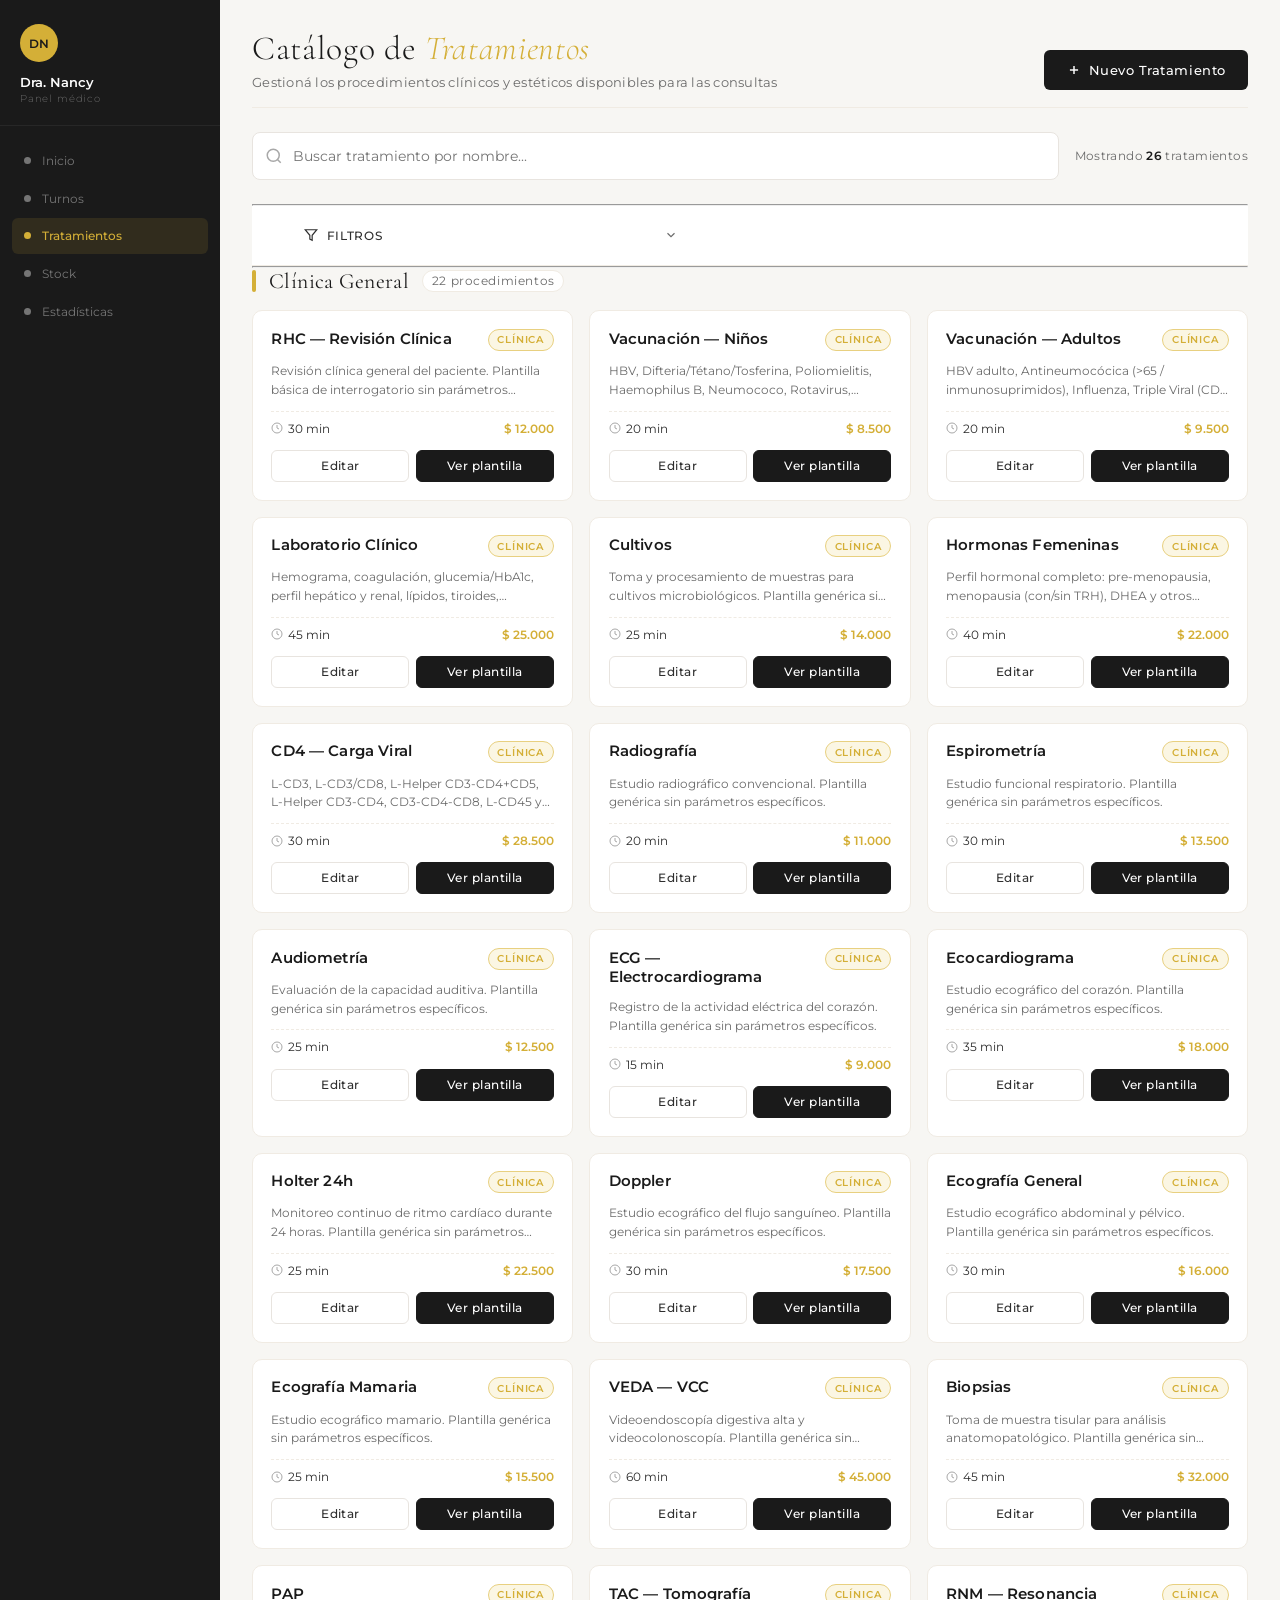
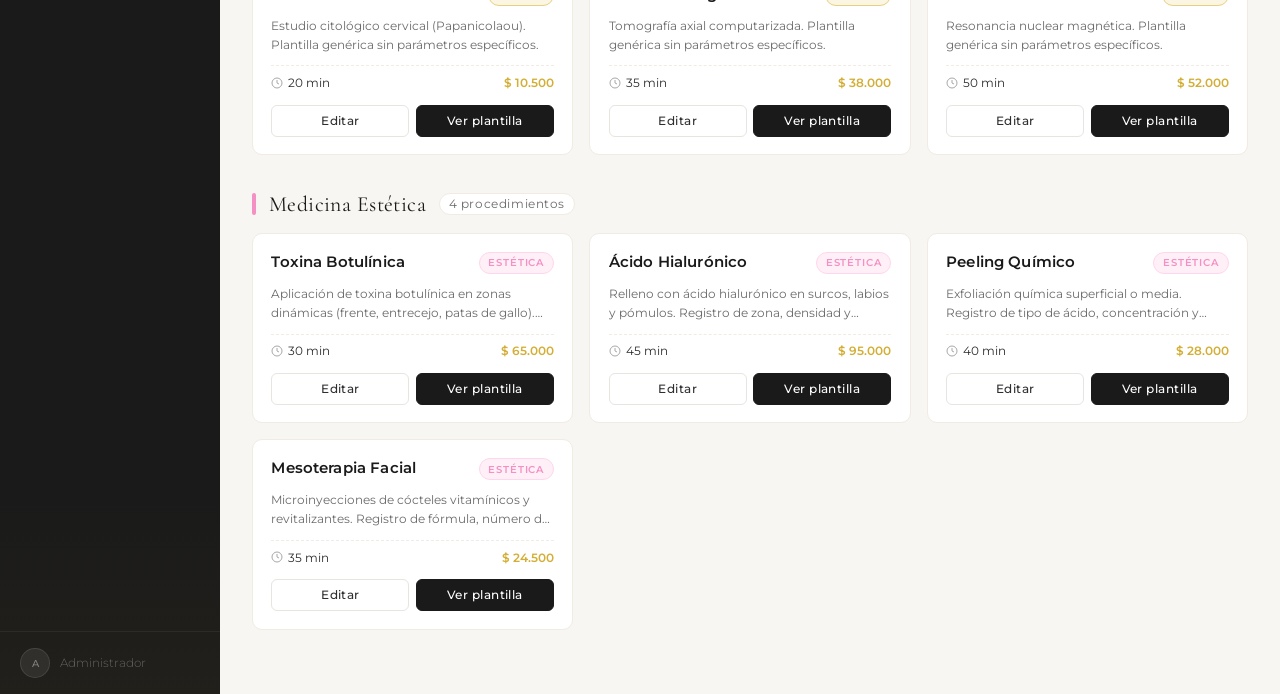
<file: sistema_gestion/src/view/pages/tratamiento.html>
<!DOCTYPE html>
<html lang="es">
<head>
  <meta charset="UTF-8">
  <meta name="viewport" content="width=device-width, initial-scale=1.0">
  <title>Catálogo de Tratamientos — Panel Médico</title>
  <link rel="preconnect" href="https://fonts.googleapis.com">
  <link href="https://fonts.googleapis.com/css2?family=Montserrat:wght@300;400;500;600;700&family=Cormorant+Garamond:ital,wght@0,300;1,300&display=swap" rel="stylesheet">
  <link rel="stylesheet" href="../../../css/estilos.css">
  <style>
    /* ══════════════════════════════════════════
       TRATAMIENTOS — hoja de estilos autosuficiente
       ══════════════════════════════════════════ */
    :root {
      --rosa: #FFB6D9;
      --rosa-light: #FFD6EC;
      --rosa-pale: #FFF0F7;
      --rosa-mid: #F590C4;
      --dorado: #D4AF37;
      --dorado-light: #E8D080;
      --dorado-pale: #FBF6E3;
      --negro: #1A1A1A;
      --negro-mid: #2E2E2E;
      --gris: #6B6B6B;
      --gris-light: #A8A8A8;
      --gris-bg: #F7F6F3;
      --blanco: #FFFFFF;
      --crema: #FDFAF6;
      --borde: #F0EBE3;
      --borde-gris: #E8E4DF;
      --mont: 'Montserrat', sans-serif;
      --serif: 'Cormorant Garamond', Georgia, serif;
    }
    *, *::before, *::after { box-sizing: border-box; margin: 0; padding: 0; }
    html, body { height: 100%; font-family: var(--mont); color: var(--negro); }

    body.tratamientos-page { background: var(--gris-bg); }

    /* La página usa .dashboard-container + .sidebar + .main de estilos.css */
    body.tratamientos-page .main {
      overflow-y: auto;
      min-height: 100vh;
    }

    /* ─ Topbar ─ */
    .topbar {
      background: var(--blanco);
      border-bottom: 1px solid var(--borde);
      padding: 0.85rem 2rem;
      display: flex;
      align-items: center;
      justify-content: space-between;
      position: sticky;
      top: 0;
      z-index: 50;
    }
    .breadcrumb {
      display: flex;
      align-items: center;
      gap: 0.5rem;
      font-size: 0.8rem;
    }
    .breadcrumb a {
      color: var(--gris);
      text-decoration: none;
      display: flex;
      align-items: center;
      gap: 0.35rem;
      cursor: pointer;
      transition: color 0.2s;
    }
    .breadcrumb a:hover { color: var(--negro); }
    .breadcrumb-sep { color: var(--gris-light); }
    .breadcrumb-current { color: var(--negro); font-weight: 500; }

    /* ─ Barra de filtros horizontal colapsable ─ */
    .filter-bar {
      background: var(--blanco);
      border-bottom: 1px solid var(--borde);
      position: sticky;
      top: 0;
      z-index: 40;
    }
    .filter-toggle {
      width: 100%;
      display: flex;
      align-items: center;
      justify-content: space-between;
      gap: 0.75rem;
      padding: 0.65rem 2rem;
      border: none;
      background: transparent;
      cursor: pointer;
      font-family: var(--mont);
      font-size: 0.78rem;
      font-weight: 500;
      letter-spacing: 0.05em;
      color: var(--negro-mid);
      text-transform: uppercase;
    }
    .filter-toggle:hover { background: var(--rosa-pale); }
    .filter-toggle-label { display: flex; align-items: center; gap: 0.55rem; }
    .filter-toggle .chevron {
      transition: transform 0.25s ease;
      color: var(--gris);
    }
    .filter-bar.open .filter-toggle .chevron { transform: rotate(180deg); }

    .filter-panel {
      display: flex;
      flex-wrap: wrap;
      align-items: flex-start;
      gap: 1.25rem;
      padding: 0 2rem;
      border-top: 1px solid transparent;
      max-height: 0;
      overflow: hidden;
      opacity: 0;
      transition:
        max-height 0.38s cubic-bezier(0.4, 0, 0.2, 1),
        opacity    0.28s ease,
        padding    0.38s cubic-bezier(0.4, 0, 0.2, 1),
        border-color 0.2s ease;
    }
    .filter-bar.open .filter-panel {
      max-height: 220px;
      opacity: 1;
      padding: 0.9rem 2rem 1.1rem;
      border-top-color: var(--borde);
    }

    .filter-block { display: flex; flex-direction: column; gap: 0.5rem; min-width: 180px; }
    .filter-block-title {
      font-size: 0.66rem;
      font-weight: 600;
      letter-spacing: 0.12em;
      text-transform: uppercase;
      color: var(--gris);
    }
    .filter-group { display: flex; flex-wrap: wrap; gap: 0.4rem 0.75rem; }
    .filter-checkbox {
      display: inline-flex;
      align-items: center;
      gap: 0.4rem;
      cursor: pointer;
      font-size: 0.8rem;
      color: var(--negro-mid);
      padding: 0.3rem 0.55rem;
      border-radius: 6px;
      border: 1px solid var(--borde-gris);
      background: var(--blanco);
      transition: all 0.2s;
    }
    .filter-checkbox:hover { background: var(--rosa-pale); border-color: var(--rosa-light); }
    .filter-checkbox input { accent-color: var(--rosa-mid); }

    .filter-select {
      min-width: 180px;
      padding: 0.45rem 0.6rem;
      border: 1px solid var(--borde-gris);
      border-radius: 6px;
      font-family: var(--mont);
      font-size: 0.82rem;
      color: var(--negro-mid);
      background: var(--blanco);
      cursor: pointer;
    }
    .filter-select:focus { outline: none; border-color: var(--rosa-mid); }

    .btn-clear {
      align-self: flex-end;
      padding: 0.5rem 0.9rem;
      border: 1px solid var(--borde-gris);
      background: var(--blanco);
      color: var(--gris);
      border-radius: 6px;
      font-family: var(--mont);
      font-size: 0.78rem;
      cursor: pointer;
      transition: all 0.2s;
    }
    .btn-clear:hover { border-color: var(--rosa-mid); color: var(--negro); }

    /* ─ Contenido principal ─ */
    .content { padding: 1.75rem 2rem; }

    .page-header {
      display: flex;
      align-items: flex-end;
      justify-content: space-between;
      gap: 1rem;
      margin-bottom: 1.5rem;
      padding-bottom: 1.1rem;
      border-bottom: 1px solid var(--borde);
    }
    .page-title {
      font-family: var(--serif);
      font-size: 2.1rem;
      font-weight: 300;
      color: var(--negro);
      letter-spacing: 0.02em;
    }
    .page-title em {
      color: var(--dorado);
      font-style: italic;
    }
    .page-subtitle {
      font-size: 0.82rem;
      color: var(--gris);
      margin-top: 0.3rem;
      letter-spacing: 0.02em;
    }
    .btn-new {
      display: inline-flex;
      align-items: center;
      gap: 0.5rem;
      background: var(--negro);
      color: var(--blanco);
      border: none;
      padding: 0.75rem 1.4rem;
      border-radius: 6px;
      font-family: var(--mont);
      font-size: 0.82rem;
      font-weight: 500;
      letter-spacing: 0.04em;
      cursor: pointer;
      transition: all 0.25s;
    }
    .btn-new:hover {
      background: var(--dorado);
      color: var(--negro);
    }

    /* ─ Buscador ─ */
    .search-row {
      display: grid;
      grid-template-columns: 1fr auto;
      gap: 1rem;
      margin-bottom: 1.5rem;
      align-items: center;
    }
    .search-box {
      position: relative;
      background: var(--blanco);
      border: 1px solid var(--borde-gris);
      border-radius: 8px;
      display: flex;
      align-items: center;
      padding: 0 0.9rem;
      transition: border-color 0.2s;
    }
    .search-box:focus-within { border-color: var(--rosa-mid); }
    .search-icon { color: var(--gris-light); flex-shrink: 0; }
    .search-input {
      flex: 1;
      border: none;
      background: transparent;
      padding: 0.85rem 0.6rem;
      font-family: var(--mont);
      font-size: 0.88rem;
      color: var(--negro);
      outline: none;
    }
    .results-count {
      font-size: 0.78rem;
      color: var(--gris);
      letter-spacing: 0.03em;
    }
    .results-count strong { color: var(--negro); font-weight: 600; }

    /* ─ Categoría sección ─ */
    .category-section { margin-bottom: 2.25rem; }
    .category-header {
      display: flex;
      align-items: center;
      gap: 0.8rem;
      margin-bottom: 1rem;
    }
    .category-marker {
      width: 4px;
      height: 22px;
      border-radius: 2px;
    }
    .category-marker.estetica { background: var(--rosa-mid); }
    .category-marker.clinica { background: var(--dorado); }
    .category-name {
      font-family: var(--serif);
      font-size: 1.35rem;
      font-weight: 400;
      color: var(--negro);
      letter-spacing: 0.02em;
    }
    .category-count {
      font-size: 0.72rem;
      color: var(--gris);
      background: var(--blanco);
      border: 1px solid var(--borde);
      padding: 0.18rem 0.55rem;
      border-radius: 99px;
      letter-spacing: 0.05em;
    }

    /* ─ Grid de tratamientos ─ */
    .treatments-grid {
      display: grid;
      grid-template-columns: repeat(auto-fill, minmax(280px, 1fr));
      gap: 1rem;
    }
    .treatment-card {
      background: var(--blanco);
      border: 1px solid var(--borde);
      border-radius: 10px;
      padding: 1.1rem 1.15rem;
      display: flex;
      flex-direction: column;
      gap: 0.7rem;
      transition: all 0.25s;
    }
    .treatment-card:hover {
      border-color: var(--rosa-mid);
      box-shadow: 0 6px 18px rgba(245, 144, 196, 0.12);
      transform: translateY(-2px);
    }
    .treatment-top {
      display: flex;
      justify-content: space-between;
      align-items: flex-start;
      gap: 0.5rem;
    }
    .treatment-name {
      font-size: 0.95rem;
      font-weight: 600;
      color: var(--negro);
      letter-spacing: 0.01em;
      line-height: 1.3;
    }
    .badge {
      font-size: 0.65rem;
      font-weight: 600;
      letter-spacing: 0.08em;
      text-transform: uppercase;
      padding: 0.22rem 0.55rem;
      border-radius: 99px;
      flex-shrink: 0;
    }
    .badge-estetica {
      background: var(--rosa-pale);
      color: var(--rosa-mid);
      border: 1px solid var(--rosa-light);
    }
    .badge-clinica {
      background: var(--dorado-pale);
      color: var(--dorado);
      border: 1px solid var(--dorado-light);
    }

    .treatment-desc {
      font-size: 0.78rem;
      color: var(--gris);
      line-height: 1.5;
      display: -webkit-box;
      -webkit-line-clamp: 2;
      -webkit-box-orient: vertical;
      overflow: hidden;
      min-height: 2.4em;
    }

    .treatment-meta {
      display: flex;
      gap: 0.85rem;
      font-size: 0.76rem;
      color: var(--negro-mid);
      padding-top: 0.55rem;
      border-top: 1px dashed var(--borde);
    }
    .meta-item {
      display: flex;
      align-items: center;
      gap: 0.3rem;
    }
    .meta-item svg { color: var(--gris-light); }
    .meta-price { color: var(--dorado); font-weight: 600; margin-left: auto; }

    .treatment-actions {
      display: flex;
      gap: 0.4rem;
      margin-top: 0.2rem;
    }
    .btn-action {
      flex: 1;
      padding: 0.5rem 0.7rem;
      border: 1px solid var(--borde-gris);
      background: var(--blanco);
      color: var(--negro-mid);
      font-family: var(--mont);
      font-size: 0.72rem;
      font-weight: 500;
      letter-spacing: 0.04em;
      border-radius: 6px;
      cursor: pointer;
      transition: all 0.2s;
      display: inline-flex;
      align-items: center;
      justify-content: center;
      gap: 0.35rem;
    }
    .btn-action.primary {
      background: var(--negro);
      color: var(--blanco);
      border-color: var(--negro);
    }
    .btn-action:hover { border-color: var(--rosa-mid); color: var(--negro); }
    .btn-action.primary:hover { background: var(--dorado); border-color: var(--dorado); color: var(--negro); }

    /* ─ Modal ─ */
    .modal-overlay {
      position: fixed;
      inset: 0;
      background: rgba(26, 26, 26, 0.5);
      backdrop-filter: blur(3px);
      display: none;
      align-items: center;
      justify-content: center;
      z-index: 100;
      padding: 1.5rem;
    }
    .modal-overlay.active { display: flex; }
    .modal {
      background: var(--blanco);
      border-radius: 12px;
      width: 100%;
      max-width: 640px;
      max-height: 90vh;
      overflow-y: auto;
      padding: 1.75rem 1.85rem;
      display: flex;
      flex-direction: column;
      gap: 1.1rem;
    }
    .modal-header {
      display: flex;
      justify-content: space-between;
      align-items: center;
      padding-bottom: 0.9rem;
      border-bottom: 1px solid var(--borde);
    }
    .modal-title {
      font-family: var(--serif);
      font-size: 1.55rem;
      font-weight: 300;
      color: var(--negro);
    }
    .modal-title em { color: var(--dorado); font-style: italic; }
    .modal-close {
      background: none;
      border: none;
      cursor: pointer;
      color: var(--gris);
      padding: 0.3rem;
      border-radius: 4px;
      transition: all 0.2s;
    }
    .modal-close:hover { background: var(--rosa-pale); color: var(--negro); }

    .form-group { display: flex; flex-direction: column; gap: 0.4rem; }
    .form-row { display: grid; grid-template-columns: 1fr 1fr; gap: 1rem; }
    .form-label {
      font-size: 0.72rem;
      font-weight: 600;
      letter-spacing: 0.08em;
      text-transform: uppercase;
      color: var(--gris);
    }
    .form-input, .form-select, .form-textarea {
      width: 100%;
      padding: 0.65rem 0.8rem;
      border: 1px solid var(--borde-gris);
      border-radius: 6px;
      font-family: var(--mont);
      font-size: 0.85rem;
      color: var(--negro);
      background: var(--blanco);
      transition: border-color 0.2s;
    }
    .form-input:focus, .form-select:focus, .form-textarea:focus {
      outline: none;
      border-color: var(--rosa-mid);
    }
    .form-textarea { min-height: 110px; resize: vertical; font-family: var(--mont); }
    .form-hint {
      font-size: 0.7rem;
      color: var(--gris-light);
      letter-spacing: 0.02em;
      margin-top: 0.2rem;
    }
    .modal-actions {
      display: flex;
      justify-content: flex-end;
      gap: 0.6rem;
      padding-top: 0.9rem;
      border-top: 1px solid var(--borde);
    }
    .btn-secondary, .btn-primary {
      padding: 0.7rem 1.4rem;
      border-radius: 6px;
      font-family: var(--mont);
      font-size: 0.8rem;
      font-weight: 500;
      letter-spacing: 0.04em;
      cursor: pointer;
      border: 1px solid var(--borde-gris);
      transition: all 0.25s;
    }
    .btn-secondary { background: var(--blanco); color: var(--gris); }
    .btn-secondary:hover { border-color: var(--negro); color: var(--negro); }
    .btn-primary {
      background: var(--negro);
      color: var(--blanco);
      border-color: var(--negro);
    }
    .btn-primary:hover {
      background: var(--dorado);
      border-color: var(--dorado);
      color: var(--negro);
    }

    /* ─ Responsive ─ */
    @media (max-width: 900px) {
      .form-row { grid-template-columns: 1fr; }
      .page-header { flex-direction: column; align-items: flex-start; }
      .filter-toggle, .filter-panel { padding-left: 1rem; padding-right: 1rem; }
      .content { padding: 1.25rem 1rem; }
    }
  </style>
</head>
<body class="tratamientos-page dashboard-page">

<div class="dashboard-container">

  <!-- Nav sidebar (compartida) -->
  <aside class="sidebar">
    <div class="sidebar-top">
      <div class="sidebar-avatar">DN</div>
      <div class="sidebar-name">Dra. Nancy</div>
      <div class="sidebar-role">Panel médico</div>
    </div>

    <nav class="nav-section">
      <button class="nav-item" onclick="window.location.href='dashboard.html'">
        <span class="nav-dot"></span>
        Inicio
      </button>
      <button class="nav-item" onclick="window.location.href='turnos.html'">
        <span class="nav-dot"></span>
        Turnos
      </button>
      <div class="nav-item active">
        <span class="nav-dot nav-dot-gold"></span>
        Tratamientos
      </div>
      <button class="nav-item" onclick="window.location.href='stock.html'">
        <span class="nav-dot"></span>
        Stock
      </button>
      <button class="nav-item" onclick="window.location.href='estadisticas.html'">
        <span class="nav-dot"></span>
        Estadísticas
      </button>
    </nav>

    <div class="sidebar-footer">
      <div class="sidebar-user">
        <div class="sidebar-user-avatar">A</div>
        <span class="sidebar-user-name">Administrador</span>
      </div>
    </div>
  </aside>

  <main class="main">
    <!-- Contenido -->
    <div class="content">

    <!-- Header -->
    <div class="page-header">
      <div>
        <h1 class="page-title">Catálogo de <em>Tratamientos</em></h1>
        <p class="page-subtitle">Gestioná los procedimientos clínicos y estéticos disponibles para las consultas</p>
      </div>
      <button class="btn-new" onclick="openModal()">
        <svg width="14" height="14" viewBox="0 0 24 24" fill="none" stroke="currentColor" stroke-width="2.5">
          <line x1="12" y1="5" x2="12" y2="19"></line>
          <line x1="5" y1="12" x2="19" y2="12"></line>
        </svg>
        Nuevo Tratamiento
      </button>
    </div>

    <!-- Búsqueda -->
    <div class="search-row">
      <div class="search-box">
        <svg class="search-icon" width="18" height="18" viewBox="0 0 24 24" fill="none" stroke="currentColor" stroke-width="2">
          <circle cx="11" cy="11" r="8"></circle>
          <path d="m21 21-4.35-4.35"></path>
        </svg>
        <input type="text" class="search-input" placeholder="    Buscar tratamiento por nombre...">
      </div>
      <div class="results-count">
        Mostrando <strong>26</strong> tratamientos
      </div>
    </div>
    <hr>
    <!-- Barra de filtros horizontal (desplegable) -->
    <div class="filter-bar" id="filterBar">
      <button class="filter-toggle" type="button" onclick="toggleFilters()" aria-expanded="false">
        <span class="filter-toggle-label">
          <svg width="14" height="14" viewBox="0 0 24 24" fill="none" stroke="currentColor" stroke-width="2"><polygon points="22 3 2 3 10 12.46 10 19 14 21 14 12.46 22 3"/></svg>
          Filtros
        </span>
        <svg class="chevron" width="14" height="14" viewBox="0 0 24 24" fill="none" stroke="currentColor" stroke-width="2"><polyline points="6 9 12 15 18 9"/></svg>
      </button>
      <div class="filter-panel">
        <div class="filter-block">
          <span class="filter-block-title">Categoría</span>
          <div class="filter-group">
            <label class="filter-checkbox">
              <input type="checkbox" name="cat" value="clinica" checked>
              <span>Clínica General</span>
            </label>
            <label class="filter-checkbox">
              <input type="checkbox" name="cat" value="estetica" checked>
              <span>Medicina Estética</span>
            </label>
          </div>
        </div>

        <div class="filter-block">
          <span class="filter-block-title">Ordenar por</span>
          <select class="filter-select">
            <option value="az">A — Z (Nombre)</option>
            <option value="za">Z — A (Nombre)</option>
            <option value="duracion">Duración</option>
            <option value="precio">Precio</option>
          </select>
        </div>

        <div class="filter-block">
          <span class="filter-block-title">Duración</span>
          <div class="filter-group">
            <label class="filter-checkbox">
              <input type="checkbox" value="corta"> <span>Hasta 30 min</span>
            </label>
            <label class="filter-checkbox">
              <input type="checkbox" value="media"> <span>30 — 60 min</span>
            </label>
            <label class="filter-checkbox">
              <input type="checkbox" value="larga"> <span>Más de 60 min</span>
            </label>
          </div>
        </div>

        <button class="btn-clear">Limpiar filtros</button>
      </div>
    </div>
    <hr>
    <!-- Categoría: Clínica General -->
    <section class="category-section">
      <div class="category-header">
        <span class="category-marker clinica"></span>
        <h2 class="category-name">Clínica General</h2>
        <span class="category-count">22 procedimientos</span>
      </div>

      <div class="treatments-grid">

        <!-- RHC -->
        <article class="treatment-card">
          <div class="treatment-top">
            <h3 class="treatment-name">RHC — Revisión Clínica</h3>
            <span class="badge badge-clinica">Clínica</span>
          </div>
          <p class="treatment-desc">Revisión clínica general del paciente. Plantilla básica de interrogatorio sin parámetros específicos.</p>
          <div class="treatment-meta">
            <span class="meta-item">
              <svg width="12" height="12" viewBox="0 0 24 24" fill="none" stroke="currentColor" stroke-width="2"><circle cx="12" cy="12" r="10"/><polyline points="12 6 12 12 16 14"/></svg>
              30 min
            </span>
            <span class="meta-price">$ 12.000</span>
          </div>
          <div class="treatment-actions">
            <button class="btn-action">Editar</button>
            <button class="btn-action primary">Ver plantilla</button>
          </div>
        </article>

        <!-- VACUNA NIÑOS -->
        <article class="treatment-card">
          <div class="treatment-top">
            <h3 class="treatment-name">Vacunación — Niños</h3>
            <span class="badge badge-clinica">Clínica</span>
          </div>
          <p class="treatment-desc">HBV, Difteria/Tétano/Tosferina, Poliomielitis, Haemophilus B, Neumococo, Rotavirus, Meningococo B/C-ACW1, Gripe, Sarampión/Rubéola/Parotiditis, Varicela, SARS-CoV-2, HPV, VRS.</p>
          <div class="treatment-meta">
            <span class="meta-item">
              <svg width="12" height="12" viewBox="0 0 24 24" fill="none" stroke="currentColor" stroke-width="2"><circle cx="12" cy="12" r="10"/><polyline points="12 6 12 12 16 14"/></svg>
              20 min
            </span>
            <span class="meta-price">$ 8.500</span>
          </div>
          <div class="treatment-actions">
            <button class="btn-action">Editar</button>
            <button class="btn-action primary">Ver plantilla</button>
          </div>
        </article>

        <!-- VACUNA ADULTO -->
        <article class="treatment-card">
          <div class="treatment-top">
            <h3 class="treatment-name">Vacunación — Adultos</h3>
            <span class="badge badge-clinica">Clínica</span>
          </div>
          <p class="treatment-desc">HBV adulto, Antineumocócica (>65 / inmunosuprimidos), Influenza, Triple Viral (CD4 ≥ 200), HPV (15-26 años, 0.5ml IM), Varicela (CD4 ≥ 200).</p>
          <div class="treatment-meta">
            <span class="meta-item">
              <svg width="12" height="12" viewBox="0 0 24 24" fill="none" stroke="currentColor" stroke-width="2"><circle cx="12" cy="12" r="10"/><polyline points="12 6 12 12 16 14"/></svg>
              20 min
            </span>
            <span class="meta-price">$ 9.500</span>
          </div>
          <div class="treatment-actions">
            <button class="btn-action">Editar</button>
            <button class="btn-action primary">Ver plantilla</button>
          </div>
        </article>

        <!-- LABORATORIO -->
        <article class="treatment-card">
          <div class="treatment-top">
            <h3 class="treatment-name">Laboratorio Clínico</h3>
            <span class="badge badge-clinica">Clínica</span>
          </div>
          <p class="treatment-desc">Hemograma, coagulación, glucemia/HbA1c, perfil hepático y renal, lípidos, tiroides, vitaminas, marcadores autoinmunes, serologías, hormonas y cultivos.</p>
          <div class="treatment-meta">
            <span class="meta-item">
              <svg width="12" height="12" viewBox="0 0 24 24" fill="none" stroke="currentColor" stroke-width="2"><circle cx="12" cy="12" r="10"/><polyline points="12 6 12 12 16 14"/></svg>
              45 min
            </span>
            <span class="meta-price">$ 25.000</span>
          </div>
          <div class="treatment-actions">
            <button class="btn-action">Editar</button>
            <button class="btn-action primary">Ver plantilla</button>
          </div>
        </article>

        <!-- CULTIVOS -->
        <article class="treatment-card">
          <div class="treatment-top">
            <h3 class="treatment-name">Cultivos</h3>
            <span class="badge badge-clinica">Clínica</span>
          </div>
          <p class="treatment-desc">Toma y procesamiento de muestras para cultivos microbiológicos. Plantilla genérica sin parámetros específicos.</p>
          <div class="treatment-meta">
            <span class="meta-item">
              <svg width="12" height="12" viewBox="0 0 24 24" fill="none" stroke="currentColor" stroke-width="2"><circle cx="12" cy="12" r="10"/><polyline points="12 6 12 12 16 14"/></svg>
              25 min
            </span>
            <span class="meta-price">$ 14.000</span>
          </div>
          <div class="treatment-actions">
            <button class="btn-action">Editar</button>
            <button class="btn-action primary">Ver plantilla</button>
          </div>
        </article>

        <!-- HORMONAS FEMENINAS -->
        <article class="treatment-card">
          <div class="treatment-top">
            <h3 class="treatment-name">Hormonas Femeninas</h3>
            <span class="badge badge-clinica">Clínica</span>
          </div>
          <p class="treatment-desc">Perfil hormonal completo: pre-menopausia, menopausia (con/sin TRH), DHEA y otros andrógenos adrenales (sin TRH).</p>
          <div class="treatment-meta">
            <span class="meta-item">
              <svg width="12" height="12" viewBox="0 0 24 24" fill="none" stroke="currentColor" stroke-width="2"><circle cx="12" cy="12" r="10"/><polyline points="12 6 12 12 16 14"/></svg>
              40 min
            </span>
            <span class="meta-price">$ 22.000</span>
          </div>
          <div class="treatment-actions">
            <button class="btn-action">Editar</button>
            <button class="btn-action primary">Ver plantilla</button>
          </div>
        </article>

        <!-- CD4-CV -->
        <article class="treatment-card">
          <div class="treatment-top">
            <h3 class="treatment-name">CD4 — Carga Viral</h3>
            <span class="badge badge-clinica">Clínica</span>
          </div>
          <p class="treatment-desc">L-CD3, L-CD3/CD8, L-Helper CD3-CD4+CD5, L-Helper CD3-CD4, CD3-CD4-CD8, L-CD45 y carga viral.</p>
          <div class="treatment-meta">
            <span class="meta-item">
              <svg width="12" height="12" viewBox="0 0 24 24" fill="none" stroke="currentColor" stroke-width="2"><circle cx="12" cy="12" r="10"/><polyline points="12 6 12 12 16 14"/></svg>
              30 min
            </span>
            <span class="meta-price">$ 28.500</span>
          </div>
          <div class="treatment-actions">
            <button class="btn-action">Editar</button>
            <button class="btn-action primary">Ver plantilla</button>
          </div>
        </article>

        <!-- RADIOGRAFIA -->
        <article class="treatment-card">
          <div class="treatment-top">
            <h3 class="treatment-name">Radiografía</h3>
            <span class="badge badge-clinica">Clínica</span>
          </div>
          <p class="treatment-desc">Estudio radiográfico convencional. Plantilla genérica sin parámetros específicos.</p>
          <div class="treatment-meta">
            <span class="meta-item">
              <svg width="12" height="12" viewBox="0 0 24 24" fill="none" stroke="currentColor" stroke-width="2"><circle cx="12" cy="12" r="10"/><polyline points="12 6 12 12 16 14"/></svg>
              20 min
            </span>
            <span class="meta-price">$ 11.000</span>
          </div>
          <div class="treatment-actions">
            <button class="btn-action">Editar</button>
            <button class="btn-action primary">Ver plantilla</button>
          </div>
        </article>

        <!-- ESPIROMETRIA -->
        <article class="treatment-card">
          <div class="treatment-top">
            <h3 class="treatment-name">Espirometría</h3>
            <span class="badge badge-clinica">Clínica</span>
          </div>
          <p class="treatment-desc">Estudio funcional respiratorio. Plantilla genérica sin parámetros específicos.</p>
          <div class="treatment-meta">
            <span class="meta-item">
              <svg width="12" height="12" viewBox="0 0 24 24" fill="none" stroke="currentColor" stroke-width="2"><circle cx="12" cy="12" r="10"/><polyline points="12 6 12 12 16 14"/></svg>
              30 min
            </span>
            <span class="meta-price">$ 13.500</span>
          </div>
          <div class="treatment-actions">
            <button class="btn-action">Editar</button>
            <button class="btn-action primary">Ver plantilla</button>
          </div>
        </article>

        <!-- AUDIOMETRIA -->
        <article class="treatment-card">
          <div class="treatment-top">
            <h3 class="treatment-name">Audiometría</h3>
            <span class="badge badge-clinica">Clínica</span>
          </div>
          <p class="treatment-desc">Evaluación de la capacidad auditiva. Plantilla genérica sin parámetros específicos.</p>
          <div class="treatment-meta">
            <span class="meta-item">
              <svg width="12" height="12" viewBox="0 0 24 24" fill="none" stroke="currentColor" stroke-width="2"><circle cx="12" cy="12" r="10"/><polyline points="12 6 12 12 16 14"/></svg>
              25 min
            </span>
            <span class="meta-price">$ 12.500</span>
          </div>
          <div class="treatment-actions">
            <button class="btn-action">Editar</button>
            <button class="btn-action primary">Ver plantilla</button>
          </div>
        </article>

        <!-- ECG -->
        <article class="treatment-card">
          <div class="treatment-top">
            <h3 class="treatment-name">ECG — Electrocardiograma</h3>
            <span class="badge badge-clinica">Clínica</span>
          </div>
          <p class="treatment-desc">Registro de la actividad eléctrica del corazón. Plantilla genérica sin parámetros específicos.</p>
          <div class="treatment-meta">
            <span class="meta-item">
              <svg width="12" height="12" viewBox="0 0 24 24" fill="none" stroke="currentColor" stroke-width="2"><circle cx="12" cy="12" r="10"/><polyline points="12 6 12 12 16 14"/></svg>
              15 min
            </span>
            <span class="meta-price">$ 9.000</span>
          </div>
          <div class="treatment-actions">
            <button class="btn-action">Editar</button>
            <button class="btn-action primary">Ver plantilla</button>
          </div>
        </article>

        <!-- ECOCARDIO -->
        <article class="treatment-card">
          <div class="treatment-top">
            <h3 class="treatment-name">Ecocardiograma</h3>
            <span class="badge badge-clinica">Clínica</span>
          </div>
          <p class="treatment-desc">Estudio ecográfico del corazón. Plantilla genérica sin parámetros específicos.</p>
          <div class="treatment-meta">
            <span class="meta-item">
              <svg width="12" height="12" viewBox="0 0 24 24" fill="none" stroke="currentColor" stroke-width="2"><circle cx="12" cy="12" r="10"/><polyline points="12 6 12 12 16 14"/></svg>
              35 min
            </span>
            <span class="meta-price">$ 18.000</span>
          </div>
          <div class="treatment-actions">
            <button class="btn-action">Editar</button>
            <button class="btn-action primary">Ver plantilla</button>
          </div>
        </article>

        <!-- HOLTER -->
        <article class="treatment-card">
          <div class="treatment-top">
            <h3 class="treatment-name">Holter 24h</h3>
            <span class="badge badge-clinica">Clínica</span>
          </div>
          <p class="treatment-desc">Monitoreo continuo de ritmo cardíaco durante 24 horas. Plantilla genérica sin parámetros específicos.</p>
          <div class="treatment-meta">
            <span class="meta-item">
              <svg width="12" height="12" viewBox="0 0 24 24" fill="none" stroke="currentColor" stroke-width="2"><circle cx="12" cy="12" r="10"/><polyline points="12 6 12 12 16 14"/></svg>
              25 min
            </span>
            <span class="meta-price">$ 22.500</span>
          </div>
          <div class="treatment-actions">
            <button class="btn-action">Editar</button>
            <button class="btn-action primary">Ver plantilla</button>
          </div>
        </article>

        <!-- DOPPLER -->
        <article class="treatment-card">
          <div class="treatment-top">
            <h3 class="treatment-name">Doppler</h3>
            <span class="badge badge-clinica">Clínica</span>
          </div>
          <p class="treatment-desc">Estudio ecográfico del flujo sanguíneo. Plantilla genérica sin parámetros específicos.</p>
          <div class="treatment-meta">
            <span class="meta-item">
              <svg width="12" height="12" viewBox="0 0 24 24" fill="none" stroke="currentColor" stroke-width="2"><circle cx="12" cy="12" r="10"/><polyline points="12 6 12 12 16 14"/></svg>
              30 min
            </span>
            <span class="meta-price">$ 17.500</span>
          </div>
          <div class="treatment-actions">
            <button class="btn-action">Editar</button>
            <button class="btn-action primary">Ver plantilla</button>
          </div>
        </article>

        <!-- ECOGRAFIA GENERAL -->
        <article class="treatment-card">
          <div class="treatment-top">
            <h3 class="treatment-name">Ecografía General</h3>
            <span class="badge badge-clinica">Clínica</span>
          </div>
          <p class="treatment-desc">Estudio ecográfico abdominal y pélvico. Plantilla genérica sin parámetros específicos.</p>
          <div class="treatment-meta">
            <span class="meta-item">
              <svg width="12" height="12" viewBox="0 0 24 24" fill="none" stroke="currentColor" stroke-width="2"><circle cx="12" cy="12" r="10"/><polyline points="12 6 12 12 16 14"/></svg>
              30 min
            </span>
            <span class="meta-price">$ 16.000</span>
          </div>
          <div class="treatment-actions">
            <button class="btn-action">Editar</button>
            <button class="btn-action primary">Ver plantilla</button>
          </div>
        </article>

        <!-- ECOGRAFIA MAMARIA -->
        <article class="treatment-card">
          <div class="treatment-top">
            <h3 class="treatment-name">Ecografía Mamaria</h3>
            <span class="badge badge-clinica">Clínica</span>
          </div>
          <p class="treatment-desc">Estudio ecográfico mamario. Plantilla genérica sin parámetros específicos.</p>
          <div class="treatment-meta">
            <span class="meta-item">
              <svg width="12" height="12" viewBox="0 0 24 24" fill="none" stroke="currentColor" stroke-width="2"><circle cx="12" cy="12" r="10"/><polyline points="12 6 12 12 16 14"/></svg>
              25 min
            </span>
            <span class="meta-price">$ 15.500</span>
          </div>
          <div class="treatment-actions">
            <button class="btn-action">Editar</button>
            <button class="btn-action primary">Ver plantilla</button>
          </div>
        </article>

        <!-- VEDA-VCC -->
        <article class="treatment-card">
          <div class="treatment-top">
            <h3 class="treatment-name">VEDA — VCC</h3>
            <span class="badge badge-clinica">Clínica</span>
          </div>
          <p class="treatment-desc">Videoendoscopía digestiva alta y videocolonoscopía. Plantilla genérica sin parámetros específicos.</p>
          <div class="treatment-meta">
            <span class="meta-item">
              <svg width="12" height="12" viewBox="0 0 24 24" fill="none" stroke="currentColor" stroke-width="2"><circle cx="12" cy="12" r="10"/><polyline points="12 6 12 12 16 14"/></svg>
              60 min
            </span>
            <span class="meta-price">$ 45.000</span>
          </div>
          <div class="treatment-actions">
            <button class="btn-action">Editar</button>
            <button class="btn-action primary">Ver plantilla</button>
          </div>
        </article>

        <!-- BIOPSIAS -->
        <article class="treatment-card">
          <div class="treatment-top">
            <h3 class="treatment-name">Biopsias</h3>
            <span class="badge badge-clinica">Clínica</span>
          </div>
          <p class="treatment-desc">Toma de muestra tisular para análisis anatomopatológico. Plantilla genérica sin parámetros específicos.</p>
          <div class="treatment-meta">
            <span class="meta-item">
              <svg width="12" height="12" viewBox="0 0 24 24" fill="none" stroke="currentColor" stroke-width="2"><circle cx="12" cy="12" r="10"/><polyline points="12 6 12 12 16 14"/></svg>
              45 min
            </span>
            <span class="meta-price">$ 32.000</span>
          </div>
          <div class="treatment-actions">
            <button class="btn-action">Editar</button>
            <button class="btn-action primary">Ver plantilla</button>
          </div>
        </article>

        <!-- PAP -->
        <article class="treatment-card">
          <div class="treatment-top">
            <h3 class="treatment-name">PAP</h3>
            <span class="badge badge-clinica">Clínica</span>
          </div>
          <p class="treatment-desc">Estudio citológico cervical (Papanicolaou). Plantilla genérica sin parámetros específicos.</p>
          <div class="treatment-meta">
            <span class="meta-item">
              <svg width="12" height="12" viewBox="0 0 24 24" fill="none" stroke="currentColor" stroke-width="2"><circle cx="12" cy="12" r="10"/><polyline points="12 6 12 12 16 14"/></svg>
              20 min
            </span>
            <span class="meta-price">$ 10.500</span>
          </div>
          <div class="treatment-actions">
            <button class="btn-action">Editar</button>
            <button class="btn-action primary">Ver plantilla</button>
          </div>
        </article>

        <!-- TAC -->
        <article class="treatment-card">
          <div class="treatment-top">
            <h3 class="treatment-name">TAC — Tomografía</h3>
            <span class="badge badge-clinica">Clínica</span>
          </div>
          <p class="treatment-desc">Tomografía axial computarizada. Plantilla genérica sin parámetros específicos.</p>
          <div class="treatment-meta">
            <span class="meta-item">
              <svg width="12" height="12" viewBox="0 0 24 24" fill="none" stroke="currentColor" stroke-width="2"><circle cx="12" cy="12" r="10"/><polyline points="12 6 12 12 16 14"/></svg>
              35 min
            </span>
            <span class="meta-price">$ 38.000</span>
          </div>
          <div class="treatment-actions">
            <button class="btn-action">Editar</button>
            <button class="btn-action primary">Ver plantilla</button>
          </div>
        </article>

        <!-- RNM -->
        <article class="treatment-card">
          <div class="treatment-top">
            <h3 class="treatment-name">RNM — Resonancia</h3>
            <span class="badge badge-clinica">Clínica</span>
          </div>
          <p class="treatment-desc">Resonancia nuclear magnética. Plantilla genérica sin parámetros específicos.</p>
          <div class="treatment-meta">
            <span class="meta-item">
              <svg width="12" height="12" viewBox="0 0 24 24" fill="none" stroke="currentColor" stroke-width="2"><circle cx="12" cy="12" r="10"/><polyline points="12 6 12 12 16 14"/></svg>
              50 min
            </span>
            <span class="meta-price">$ 52.000</span>
          </div>
          <div class="treatment-actions">
            <button class="btn-action">Editar</button>
            <button class="btn-action primary">Ver plantilla</button>
          </div>
        </article>

      </div>
    </section>

    <!-- Categoría: Medicina Estética -->
    <section class="category-section">
      <div class="category-header">
        <span class="category-marker estetica"></span>
        <h2 class="category-name">Medicina Estética</h2>
        <span class="category-count">4 procedimientos</span>
      </div>

      <div class="treatments-grid">

        <article class="treatment-card">
          <div class="treatment-top">
            <h3 class="treatment-name">Toxina Botulínica</h3>
            <span class="badge badge-estetica">Estética</span>
          </div>
          <p class="treatment-desc">Aplicación de toxina botulínica en zonas dinámicas (frente, entrecejo, patas de gallo). Evaluación previa de fuerza muscular.</p>
          <div class="treatment-meta">
            <span class="meta-item">
              <svg width="12" height="12" viewBox="0 0 24 24" fill="none" stroke="currentColor" stroke-width="2"><circle cx="12" cy="12" r="10"/><polyline points="12 6 12 12 16 14"/></svg>
              30 min
            </span>
            <span class="meta-price">$ 65.000</span>
          </div>
          <div class="treatment-actions">
            <button class="btn-action">Editar</button>
            <button class="btn-action primary">Ver plantilla</button>
          </div>
        </article>

        <article class="treatment-card">
          <div class="treatment-top">
            <h3 class="treatment-name">Ácido Hialurónico</h3>
            <span class="badge badge-estetica">Estética</span>
          </div>
          <p class="treatment-desc">Relleno con ácido hialurónico en surcos, labios y pómulos. Registro de zona, densidad y volumen aplicado.</p>
          <div class="treatment-meta">
            <span class="meta-item">
              <svg width="12" height="12" viewBox="0 0 24 24" fill="none" stroke="currentColor" stroke-width="2"><circle cx="12" cy="12" r="10"/><polyline points="12 6 12 12 16 14"/></svg>
              45 min
            </span>
            <span class="meta-price">$ 95.000</span>
          </div>
          <div class="treatment-actions">
            <button class="btn-action">Editar</button>
            <button class="btn-action primary">Ver plantilla</button>
          </div>
        </article>

        <article class="treatment-card">
          <div class="treatment-top">
            <h3 class="treatment-name">Peeling Químico</h3>
            <span class="badge badge-estetica">Estética</span>
          </div>
          <p class="treatment-desc">Exfoliación química superficial o media. Registro de tipo de ácido, concentración y reacción cutánea.</p>
          <div class="treatment-meta">
            <span class="meta-item">
              <svg width="12" height="12" viewBox="0 0 24 24" fill="none" stroke="currentColor" stroke-width="2"><circle cx="12" cy="12" r="10"/><polyline points="12 6 12 12 16 14"/></svg>
              40 min
            </span>
            <span class="meta-price">$ 28.000</span>
          </div>
          <div class="treatment-actions">
            <button class="btn-action">Editar</button>
            <button class="btn-action primary">Ver plantilla</button>
          </div>
        </article>

        <article class="treatment-card">
          <div class="treatment-top">
            <h3 class="treatment-name">Mesoterapia Facial</h3>
            <span class="badge badge-estetica">Estética</span>
          </div>
          <p class="treatment-desc">Microinyecciones de cócteles vitamínicos y revitalizantes. Registro de fórmula, número de pinchazos y zonas tratadas.</p>
          <div class="treatment-meta">
            <span class="meta-item">
              <svg width="12" height="12" viewBox="0 0 24 24" fill="none" stroke="currentColor" stroke-width="2"><circle cx="12" cy="12" r="10"/><polyline points="12 6 12 12 16 14"/></svg>
              35 min
            </span>
            <span class="meta-price">$ 24.500</span>
          </div>
          <div class="treatment-actions">
            <button class="btn-action">Editar</button>
            <button class="btn-action primary">Ver plantilla</button>
          </div>
        </article>

      </div>
    </section>

    </div><!-- /.content -->
  </main>
</div>

<!-- Modal Nuevo / Editar Tratamiento -->
<div class="modal-overlay" id="modalTratamiento">
  <div class="modal">
    <div class="modal-header">
      <h2 class="modal-title">Nuevo <em>Tratamiento</em></h2>
      <button class="modal-close" onclick="closeModal()">
        <svg width="20" height="20" viewBox="0 0 24 24" fill="none" stroke="currentColor" stroke-width="2">
          <line x1="18" y1="6" x2="6" y2="18"></line>
          <line x1="6" y1="6" x2="18" y2="18"></line>
        </svg>
      </button>
    </div>

    <form>
      <div class="form-group">
        <label class="form-label">Nombre del procedimiento</label>
        <input type="text" class="form-input" placeholder="Ej. Toxina Botulínica - Tercio Superior">
      </div>

      <div class="form-row" style="margin-top:1rem;">
        <div class="form-group">
          <label class="form-label">Categoría</label>
          <select class="form-select">
            <option>Medicina Estética</option>
            <option>Clínica General</option>
          </select>
        </div>
        <div class="form-group">
          <label class="form-label">Duración (min)</label>
          <input type="number" class="form-input" placeholder="30" min="5" step="5">
        </div>
      </div>

      <div class="form-group" style="margin-top:1rem;">
        <label class="form-label">Precio sugerido (ARS)</label>
        <input type="number" class="form-input" placeholder="0" min="0">
      </div>

      <div class="form-group" style="margin-top:1rem;">
        <label class="form-label">Descripción técnica · Plantilla de interrogatorio</label>
        <textarea class="form-textarea" placeholder="Ej. Antecedentes alérgicos, medicación actual, último tratamiento similar, contraindicaciones, expectativas del paciente..."></textarea>
        <span class="form-hint">Esta plantilla aparecerá precargada al seleccionar este tratamiento en una nueva consulta.</span>
      </div>

      <div class="modal-actions">
        <button type="button" class="btn-secondary" onclick="closeModal()">Cancelar</button>
        <button type="submit" class="btn-primary">Guardar tratamiento</button>
      </div>
    </form>
  </div>
</div>

<script>
  function toggleFilters() {
    const bar = document.getElementById('filterBar');
    const btn = bar.querySelector('.filter-toggle');
    const open = bar.classList.toggle('open');
    btn.setAttribute('aria-expanded', open ? 'true' : 'false');
  }
  function openModal() { document.getElementById('modalTratamiento').classList.add('active'); }
  function closeModal() { document.getElementById('modalTratamiento').classList.remove('active'); }
  document.getElementById('modalTratamiento').addEventListener('click', (e) => {
    if (e.target.id === 'modalTratamiento') closeModal();
  });
</script>

</body>
</html>
</file>
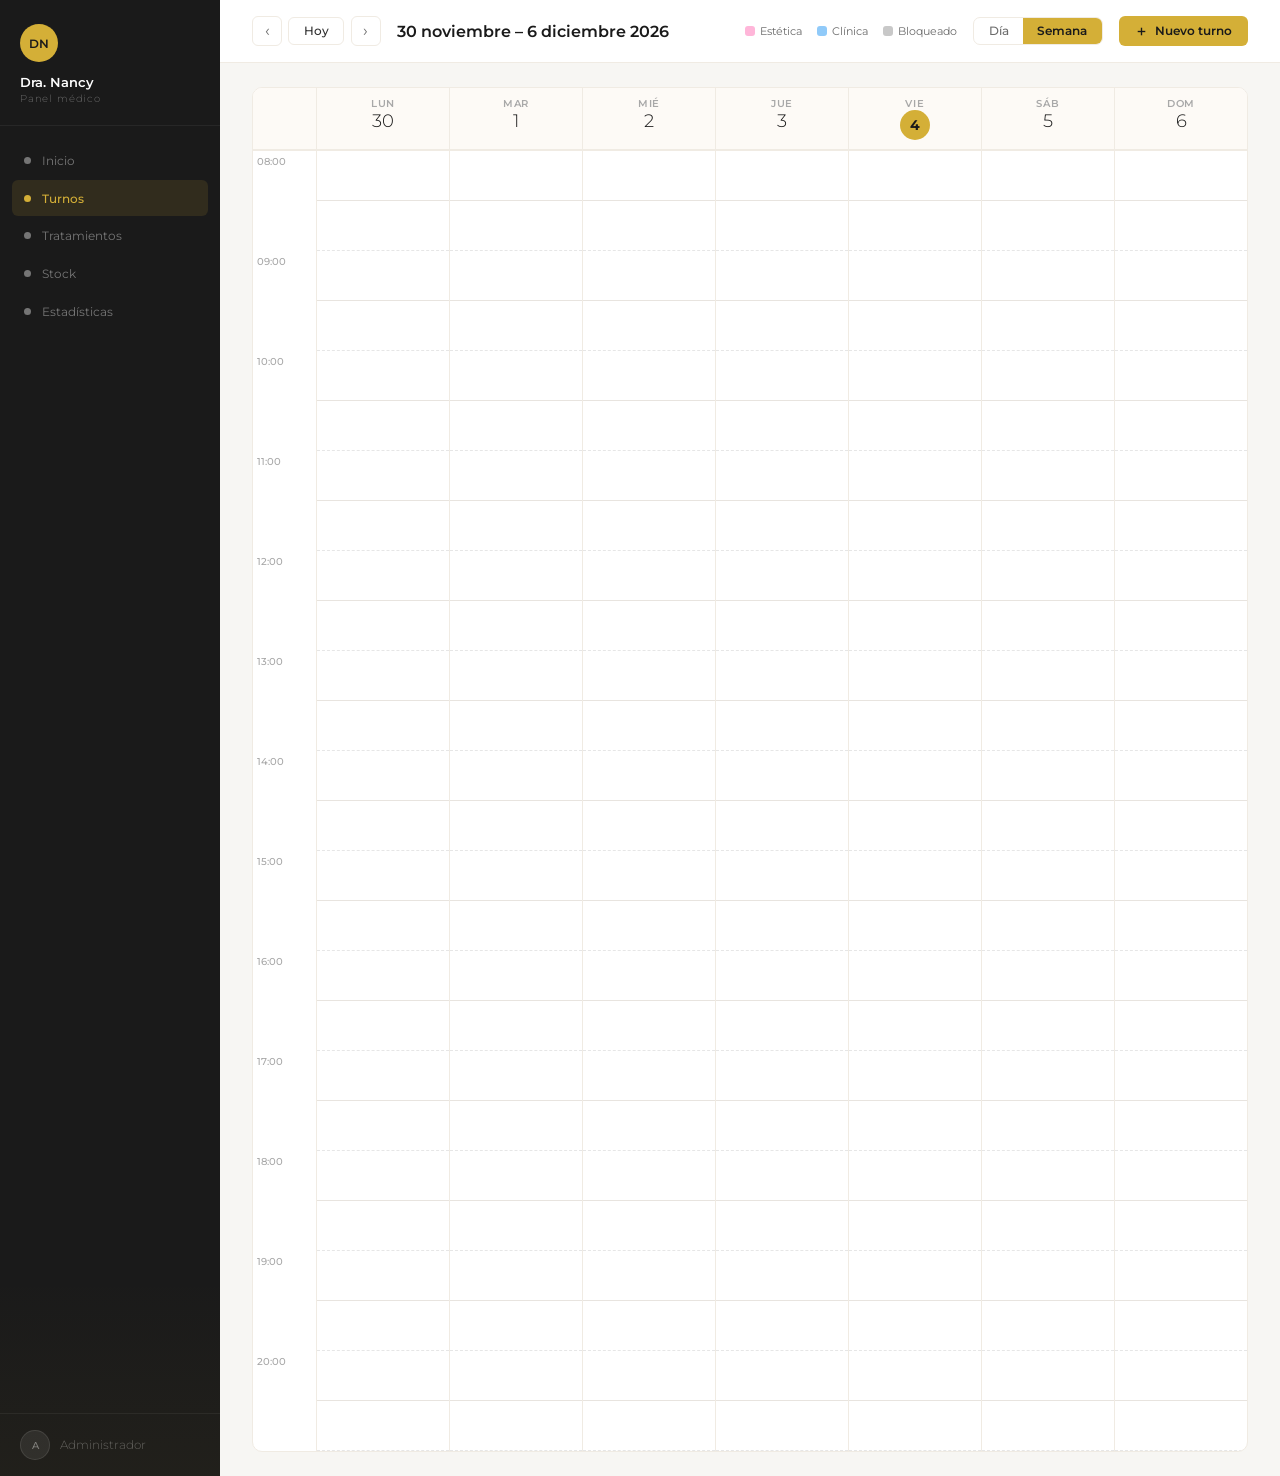
<file: sistema_gestion/src/view/pages/turnos.html>
<!DOCTYPE html>
<html lang="es">
<head>
  <meta charset="UTF-8">
  <meta name="viewport" content="width=device-width, initial-scale=1.0">
  <title>Turnos — Panel Médico</title>
  <link rel="preconnect" href="https://fonts.googleapis.com">
  <link href="https://fonts.googleapis.com/css2?family=Montserrat:wght@300;400;500;600&family=Cormorant+Garamond:ital,wght@0,300;1,300&display=swap" rel="stylesheet">
  <link rel="stylesheet" href="../../../css/estilos.css">
  <script src="../../../js/calendario.js" defer></script>
</head>
<body class="dashboard-page">

<div class="dashboard-container">

  <!-- ── SIDEBAR ── -->
  <aside class="sidebar">
    <div class="sidebar-top">
      <div class="sidebar-avatar">DN</div>
      <div class="sidebar-name">Dra. Nancy</div>
      <div class="sidebar-role">Panel médico</div>
    </div>

    <nav class="nav-section">
      <button class="nav-item" onclick="window.location.href='dashboard.html'">
        <span class="nav-dot"></span>
        Inicio
      </button>
      <!-- <div class="nav-item" onclick="window.location.href='pacientes.html'">
        <span class="nav-dot"></span>
        Pacientes
      </div> -->
      <div class="nav-item active">
        <span class="nav-dot nav-dot-gold"></span>
        Turnos
      </div>
      <button class="nav-item" onclick="window.location.href='tratamiento.html'">
        <span class="nav-dot"></span>
        Tratamientos
      </button>
      <button class="nav-item" onclick="window.location.href='stock.html'">
        <span class="nav-dot"></span>
        Stock
      </button>
      <button class="nav-item" onclick="window.location.href='estadisticas.html'">
        <span class="nav-dot"></span>
        Estadísticas
      </button>
    </nav>

    <div class="sidebar-footer">
      <div class="sidebar-user">
        <div class="sidebar-user-avatar">A</div>
        <span class="sidebar-user-name">Administrador</span>
      </div>
    </div>
  </aside>

  <!-- ── MAIN ── -->
  <main class="main" style="display:flex;flex-direction:column;overflow:hidden;">

    <!-- Topbar del calendario -->
    <div class="cal-topbar">
      <div class="cal-topbar-left">
        <div class="cal-nav">
          <button class="cal-nav-btn" id="btnAnterior" title="Anterior">&#8249;</button>
          <button class="btn-hoy" id="btnHoy">Hoy</button>
          <button class="cal-nav-btn" id="btnSiguiente" title="Siguiente">&#8250;</button>
        </div>
        <h2 class="cal-title" id="calTitle"></h2>
      </div>

      <div class="cal-topbar-right">
        <div class="cal-legend">
          <span class="cal-legend-item">
            <span class="cal-legend-dot legend-estetica"></span>Estética
          </span>
          <span class="cal-legend-item">
            <span class="cal-legend-dot legend-clinica"></span>Clínica
          </span>
          <span class="cal-legend-item">
            <span class="cal-legend-dot legend-bloqueado"></span>Bloqueado
          </span>
        </div>
        <div class="cal-view-toggle">
          <button class="cal-view-btn" id="btnVistaDia" data-vista="dia">Día</button>
          <button class="cal-view-btn active" id="btnVistaSemana" data-vista="semana">Semana</button>
        </div>
        <button class="btn-nuevo-turno" id="btnNuevoTurno">
          <svg width="13" height="13" viewBox="0 0 24 24" fill="none" stroke="currentColor" stroke-width="2.5">
            <line x1="12" y1="5" x2="12" y2="19"/><line x1="5" y1="12" x2="19" y2="12"/>
          </svg>
          Nuevo turno
        </button>
      </div>
    </div>

    <!-- Calendario -->
    <div class="cal-body" id="calBody"></div>

  </main>
</div>

<!-- ── MODAL ── -->
<div class="cal-modal-overlay" id="modalOverlay">
  <div class="cal-modal">
    <div class="cal-modal-header">
      <span class="cal-modal-title" id="modalTitle">Turno</span>
      <button class="cal-modal-close" onclick="cerrarModal()">&#215;</button>
    </div>
    <div class="cal-modal-body" id="modalBody"></div>
    <div class="cal-modal-footer" id="modalFooter"></div>
  </div>
</div>

</body>
</html>
</file>
<file: sistema_gestion/css/estilos.css>
:root {
  --rosa:#FFB6D9; --rosa-light:#FFD6EC; --rosa-pale:#FFF0F7; --rosa-mid:#F590C4;
  --dorado:#D4AF37; --dorado-light:#E8D080; --dorado-pale:#FBF6E3;
  --negro:#1A1A1A; --negro-mid:#2E2E2E;
  --gris:#6B6B6B; --gris-light:#A8A8A8; --gris-bg:#F7F6F3;
  --blanco:#FFFFFF; --crema:#FDFAF6; --borde:#F0EBE3; --borde-gris:#E8E4DF;
  --mont:'Montserrat',sans-serif; --serif:'Cormorant Garamond',Georgia,serif;
}
*,*::before,*::after{box-sizing:border-box;margin:0;padding:0;}
html,body{height:100%;font-family:var(--mont);}
body{background:var(--gris-bg);}

/* ── LOGIN VIEW ── */
body.login-page{background:var(--blanco);}
.login-container{display:flex;flex-direction:row;height:100vh;}
.left{
  width:42%; min-height:100vh;
  background:var(--negro);
  display:flex; flex-direction:column;
  align-items:center; justify-content:center;
  padding:3rem 3.5rem;
  position:relative; overflow:hidden;
}
.left::before{
  content:'';position:absolute;
  top:-200px;right:-200px;
  width:500px;height:500px;border-radius:50%;
  background:radial-gradient(circle,rgba(212,175,55,0.07) 0%,transparent 70%);
  pointer-events:none;
}
.left::after{
  content:'';position:absolute;
  bottom:-150px;left:-150px;
  width:400px;height:400px;border-radius:50%;
  background:radial-gradient(circle,rgba(255,182,217,0.05) 0%,transparent 70%);
  pointer-events:none;
}

.logo-wrap{
  width:80px;height:80px;border-radius:50%;
  border:1.5px solid rgba(212,175,55,0.35);
  display:flex;align-items:center;justify-content:center;
  margin-bottom:2rem;
  background:rgba(212,175,55,0.06);
}
.logo-initials{
  font-family:var(--serif);font-size:2rem;font-weight:300;
  color:var(--dorado);letter-spacing:0.04em;font-style:italic;
}

.left-name{
  font-family:var(--mont);font-size:1.2rem;font-weight:600;
  color:var(--blanco);letter-spacing:0.04em;
  text-align:center;margin-bottom:0.6rem;
}
.left-sub{
  font-size:0.65rem;font-weight:500;letter-spacing:0.28em;
  text-transform:uppercase;color:var(--dorado);
  text-align:center;margin-bottom:1.25rem;
}
.left-divider{width:40px;height:1px;background:rgba(212,175,55,0.4);margin:0 auto 2rem;}

.left-desc{
  font-size:0.82rem;font-weight:300;color:rgba(255,255,255,0.45);
  text-align:center;line-height:1.75;max-width:280px;margin-bottom:2.5rem;
}

.feature-list{display:flex;flex-direction:column;gap:0.85rem;width:100%;max-width:280px;}
.feature-item{
  display:flex;align-items:center;gap:0.75rem;
  font-size:0.76rem;font-weight:300;color:rgba(255,255,255,0.4);
}
.feature-dot{
  width:6px;height:6px;border-radius:50%;
  background:var(--dorado);flex-shrink:0;
}

.right{
  flex:1;display:flex;align-items:center;justify-content:center;
  padding:3rem 4rem;background:var(--blanco);
}
.form-wrap{width:100%;max-width:420px;}

.form-title{
  font-family:var(--mont);font-size:2.2rem;font-weight:600;
  color:var(--negro);margin-bottom:0.5rem;letter-spacing:-0.02em;
}
.form-sub{
  font-size:0.85rem;font-weight:300;color:var(--gris);
  margin-bottom:2.5rem;line-height:1.6;
}

.field{margin-bottom:1.25rem;}
.field label{
  display:block;font-size:0.72rem;font-weight:600;
  letter-spacing:0.08em;color:var(--negro-mid);
  margin-bottom:0.5rem;text-transform:none;
}
.field-row{display:flex;align-items:center;justify-content:space-between;margin-bottom:0.5rem;}
.field-row label{margin-bottom:0;}
.field-row a{font-size:0.72rem;color:var(--dorado);text-decoration:none;font-weight:500;transition:opacity 0.2s;}
.field-row a:hover{opacity:0.75;}

.input-wrap{position:relative;}
.input-wrap input{
  width:100%;padding:0.85rem 1rem;
  border:1.5px solid var(--borde);
  background:var(--crema);
  font-family:var(--mont);font-size:0.88rem;
  color:var(--negro);outline:none;
  border-radius:6px;
  transition:border-color 0.2s,box-shadow 0.2s;
}
.input-wrap input:focus{
  border-color:var(--dorado);
  box-shadow:0 0 0 3px rgba(212,175,55,0.1);
}
.input-wrap input::placeholder{color:var(--gris-light);}
.eye-btn{
  position:absolute;right:0.85rem;top:50%;transform:translateY(-50%);
  width:28px;height:28px;border-radius:50%;
  background:var(--borde);border:none;cursor:pointer;
  display:flex;align-items:center;justify-content:center;
  color:var(--gris);transition:background 0.2s;
}
.eye-btn:hover{background:var(--rosa-pale);}

.btn-login{
  width:100%;padding:1rem;
  background:var(--dorado);
  border:none;border-radius:6px;
  font-family:var(--mont);font-size:0.85rem;
  font-weight:600;letter-spacing:0.1em;
  color:var(--negro);cursor:pointer;
  margin-top:0.5rem;
  transition:background 0.2s,transform 0.15s,box-shadow 0.2s;
}
.btn-login:hover{
  background:var(--dorado-light);
  transform:translateY(-1px);
  box-shadow:0 6px 20px rgba(212,175,55,0.3);
}
.btn-login:active{transform:translateY(0);}

.form-footer{
  text-align:center;
  margin-top:1.5rem;
  font-size:0.72rem;
  color:var(--gris-light);
  font-weight:300;
  letter-spacing:0.04em;
}
.form-footer::before{
  content:'';display:block;
  width:20px;height:1px;background:var(--borde);
  margin:0 auto 0.75rem;
}

@keyframes fadeUp{from{opacity:0;transform:translateY(18px);}to{opacity:1;transform:translateY(0);}}
.logo-wrap  {animation:fadeUp 0.6s ease both;animation-delay:0.05s;}
.left-name  {animation:fadeUp 0.6s ease both;animation-delay:0.1s;}
.left-sub   {animation:fadeUp 0.6s ease both;animation-delay:0.15s;}
.left-divider{animation:fadeUp 0.6s ease both;animation-delay:0.18s;}
.left-desc  {animation:fadeUp 0.6s ease both;animation-delay:0.22s;}
.feature-list{animation:fadeUp 0.6s ease both;animation-delay:0.28s;}
.form-wrap  {animation:fadeUp 0.7s ease both;animation-delay:0.1s;}

/* ── DASHBOARD VIEW ── */
body.dashboard-page{background:var(--gris-bg);}
.dashboard-container{display:flex;flex-direction:row;min-height:100vh;}
.sidebar{
  width:220px;min-height:100vh;
  background:var(--negro);
  display:flex;flex-direction:column;
  padding:0;flex-shrink:0;
  position:relative;overflow:hidden;
}
.sidebar::after{
  content:'';position:absolute;bottom:0;left:0;right:0;height:200px;
  background:linear-gradient(to top,rgba(212,175,55,0.04),transparent);
  pointer-events:none;
}

.sidebar-top{
  padding:1.5rem 1.25rem 1.25rem;
  border-bottom:1px solid rgba(255,255,255,0.06);
  margin-bottom:0.5rem;
}
.sidebar-avatar{
  width:38px;height:38px;border-radius:50%;
  background:var(--dorado);
  display:flex;align-items:center;justify-content:center;
  font-family:var(--mont);font-size:0.75rem;font-weight:600;
  color:var(--negro);margin-bottom:0.75rem;
  flex-shrink:0;
}
.sidebar-name{font-size:0.82rem;font-weight:600;color:var(--blanco);margin-bottom:0.15rem;}
.sidebar-role{font-size:0.65rem;font-weight:300;color:rgba(255,255,255,0.35);letter-spacing:0.08em;}

.nav-section{padding:0.5rem 0.75rem;flex:1;}
.nav-item{
  display:flex;align-items:center;gap:0.7rem;
  width:100%;padding:0.65rem 0.75rem;
  border-radius:6px;border:none;background:transparent;
  font-family:var(--mont);font-size:0.78rem;font-weight:400;
  color:rgba(255,255,255,0.4);
  text-decoration:none;cursor:pointer;text-align:left;
  transition:background 0.2s,color 0.2s;
  margin-bottom:2px;
  user-select:none;
}
.nav-item:hover{background:rgba(255,255,255,0.05);color:rgba(255,255,255,0.7);}
.nav-item.active{
  background:rgba(212,175,55,0.12);
  color:var(--dorado);font-weight:500;
}
.nav-dot{width:7px;height:7px;border-radius:50%;background:currentColor;flex-shrink:0;}
.nav-dot-gold{background:var(--dorado);}

.sidebar-footer{
  padding:1rem 1.25rem;
  border-top:1px solid rgba(255,255,255,0.06);
}
.sidebar-user{display:flex;align-items:center;gap:0.65rem;}
.sidebar-user-avatar{
  width:30px;height:30px;border-radius:50%;
  background:rgba(255,255,255,0.08);
  border:1px solid rgba(255,255,255,0.1);
  display:flex;align-items:center;justify-content:center;
  font-size:0.62rem;font-weight:500;color:rgba(255,255,255,0.4);
}
.sidebar-user-name{font-size:0.72rem;color:rgba(255,255,255,0.3);font-weight:300;}

.main{flex:1;display:flex;flex-direction:column;min-height:100vh;overflow:hidden;}

.topbar{
  background:var(--blanco);
  border-bottom:1px solid var(--borde);
  padding:1rem 2rem;
  display:flex;align-items:center;justify-content:space-between;
  flex-shrink:0;
}
.topbar-left h1{font-size:1.35rem;font-weight:600;color:var(--negro);letter-spacing:-0.01em;}
.topbar-left p{font-size:0.75rem;font-weight:300;color:var(--gris-light);margin-top:0.15rem;}

.topbar-right{display:flex;align-items:center;gap:0.75rem;}

.search-wrap{
  position:relative;display:flex;align-items:center;
}
.search-wrap input{
  padding:0.55rem 1rem 0.55rem 2.25rem;
  border:1.5px solid var(--borde);background:var(--crema);
  font-family:var(--mont);font-size:0.78rem;color:var(--negro);
  border-radius:6px;outline:none;width:220px;
  transition:border-color 0.2s;
}
.search-wrap input:focus{border-color:var(--dorado);}
.search-wrap input::placeholder{color:var(--gris-light);}
.search-icon{position:absolute;left:0.75rem;color:var(--gris-light);}

.btn-new{
  display:flex;align-items:center;gap:0.5rem;
  background:var(--dorado);color:var(--negro);
  border:none;border-radius:6px;
  font-family:var(--mont);font-size:0.75rem;font-weight:600;
  padding:0.6rem 1.1rem;cursor:pointer;
  letter-spacing:0.04em;
  transition:background 0.2s,transform 0.15s;
  white-space:nowrap;
}
.btn-new:hover{background:var(--dorado-light);transform:translateY(-1px);}

.content{padding:1.75rem 2rem;flex:1;overflow-y:auto;}

.stats-grid{
  display:grid;grid-template-columns:repeat(4,1fr);
  gap:1rem;margin-bottom:1.75rem;
}
.stat-card{
  background:var(--blanco);border:1px solid var(--borde);
  border-radius:10px;padding:1.25rem 1.5rem;
  transition:box-shadow 0.2s;
}
.stat-card:hover{box-shadow:0 4px 16px rgba(26,26,26,0.07);}
.stat-num{
  font-family:var(--mont);font-size:1.9rem;font-weight:300;
  color:var(--negro);line-height:1;margin-bottom:0.35rem;
}
.stat-label{font-size:0.72rem;font-weight:400;color:var(--gris);margin-bottom:0.6rem;}
.stat-badge{
  display:inline-flex;align-items:center;
  font-size:0.62rem;font-weight:600;
  padding:0.2rem 0.55rem;border-radius:20px;
  white-space:nowrap;
}
.badge-rosa{background:var(--rosa-pale);color:var(--rosa-mid);}
.badge-dorado{background:var(--dorado-pale);color:#8a6f00;}
.badge-verde{background:#edf7ed;color:#2e7d32;}

.table-card{
  background:var(--blanco);border:1px solid var(--borde);
  border-radius:10px;overflow:hidden;margin-bottom:1.5rem;
  display: flex; flex-direction: column; min-height: 640px;
}

.table-header{
  display:flex;align-items:center;justify-content:space-between;
  padding:1rem 1.5rem;border-bottom:1px solid var(--borde);
}
.tab-group{display:flex;gap:0.5rem;}
.tab{
  padding:0.4rem 0.9rem;border-radius:20px;
  font-size:0.72rem;font-weight:500;
  cursor:pointer;transition:background 0.2s,color 0.2s;
  border:1.5px solid transparent;
}
.tab.active-rosa{background:var(--rosa);color:var(--negro);border-color:var(--rosa);}
.tab.active-dorado{background:var(--dorado-pale);color:#6b5200;border-color:var(--dorado-light);}
.tab:not(.active-rosa):not(.active-dorado){background:var(--crema);color:var(--gris);border-color:var(--borde);}
.tab:hover:not(.active-rosa):not(.active-dorado){background:var(--borde);}

.sort-btn{
  display:flex;align-items:center;gap:0.4rem;
  font-size:0.72rem;color:var(--gris);
  background:none;border:1.5px solid var(--borde);
  border-radius:6px;padding:0.35rem 0.75rem;
  cursor:pointer;font-family:var(--mont);
  transition:border-color 0.2s;
}
.sort-btn:hover{border-color:var(--dorado);}

table{width:100%;border-collapse:collapse;}
thead tr{border-bottom:1px solid var(--borde);}
thead th{
  padding:0.75rem 1.5rem;
  text-align:left;font-size:0.65rem;font-weight:600;
  letter-spacing:0.1em;text-transform:uppercase;
  color:var(--gris-light);
}
tbody tr{
  border-bottom:1px solid var(--borde);
  transition:background 0.15s;cursor:pointer;
}
tbody tr:last-child{border-bottom:none;}
tbody tr:hover, .patient-row:hover{background:var(--crema);}
.patient-row:focus{outline: 2px solid var(--dorado); background: var(--crema);}
.highlight-row { background-color: #FFF9C4 !important; }
.highlight-row:hover { background-color: #FFF176 !important; }
td{padding:0.9rem 1.5rem;font-size:0.82rem;color:var(--negro-mid);}

.patient-cell{display:flex;align-items:center;gap:0.75rem;}
.patient-avatar{
  width:34px;height:34px;border-radius:50%;
  background:var(--rosa-pale);border:1.5px solid var(--rosa-light);
  display:flex;align-items:center;justify-content:center;
  font-size:0.68rem;font-weight:600;color:var(--rosa-mid);
  flex-shrink:0;
}
.patient-avatar.gray{background:#f0ede8;border-color:#ddd;color:var(--gris);}
.patient-name{font-weight:500;color:var(--negro);font-size:0.85rem;display:block;margin-bottom:0.1rem;}
.patient-sub{font-size:0.7rem;color:var(--gris-light);font-weight:300;}

.tipo-badge{
  display:inline-block;padding:0.22rem 0.65rem;
  border-radius:20px;font-size:0.65rem;font-weight:600;
  letter-spacing:0.04em;
}
.tipo-estetica{background:var(--rosa-pale);color:var(--rosa-mid);}
.tipo-clinica{background:#eaf2fb;color:#1565c0;}
.tipo-ambas{background:var(--negro);color:var(--blanco);border:1px solid var(--dorado);}

.estado-badge{
  display:inline-block;padding:0.22rem 0.65rem;
  border-radius:20px;font-size:0.65rem;font-weight:500;
}
.estado-activa{background:#edf7ed;color:#2e7d32;}
.estado-seguimiento{background:#fef3e2;color:#b45309;}
.estado-hoy{background:var(--dorado-pale);color:#6b5200;font-weight:600;}

.btn-ver{
  padding:0.35rem 0.85rem;border:1.5px solid var(--borde);
  background:transparent;border-radius:6px;
  font-family:var(--mont);font-size:0.7rem;font-weight:500;
  color:var(--negro-mid);cursor:pointer;
  transition:border-color 0.2s,background 0.2s;
}
.btn-ver:hover{border-color:var(--dorado);background:var(--dorado-pale);}
.btn-ver.highlight{
  background:var(--dorado);border-color:var(--dorado);
  color:var(--negro);font-weight:600;
}
.btn-ver.highlight:hover{background:var(--dorado-light);}

.bottom-section{
  background:var(--blanco);border:1px solid var(--borde);
  border-radius:10px;overflow:hidden;
  margin-bottom:1rem;
}

.bottom-search{
  padding:0.85rem 1.25rem;border-bottom:1px solid var(--borde);
  display:flex;align-items:center;gap:0.75rem;
  color:var(--gris-light);
}
.bottom-search input{
  flex:1;border:none;background:transparent;
  font-family:var(--mont);font-size:0.82rem;color:var(--negro);
  outline:none;
}
.bottom-search input::placeholder{color:var(--gris-light);}
.filter-bar{
  padding:0.75rem 1.25rem;
  display:flex;gap:0.5rem;
}
.filter-btn{
  display:flex;align-items:center;gap:0.4rem;
  padding:0.35rem 0.9rem;border-radius:20px;
  font-size:0.7rem;font-weight:500;
  cursor:pointer;border:1.5px solid var(--borde);
  background:transparent;color:var(--gris);
  font-family:var(--mont);
  transition:background 0.2s,border-color 0.2s,color 0.2s;
}
.filter-btn.active{background:var(--negro);border-color:var(--negro);color:var(--blanco);}
.filter-btn:not(.active):hover{border-color:var(--gris);color:var(--negro);}

.pagination-container {
  display: flex;
  justify-content: center;
  gap: 0.5rem;
  padding: 1.5rem;
  border-top: 1px solid var(--borde);
  margin-top: auto;
}
.pagination-container button {
  min-width: 36px;
  padding: 0.4rem 0.6rem;
  border: 1px solid var(--borde);
  background: var(--blanco);
  color: var(--negro-mid);
  border-radius: 6px;
  cursor: pointer;
  font-family: var(--mont);
  font-size: 0.82rem;
  font-weight: 500;
  transition: all 0.2s;
}
.pagination-container button:hover:not(:disabled) {
  border-color: var(--dorado);
  background: var(--dorado-pale);
}
.pagination-container button.active {
  background: var(--dorado);
  color: var(--negro);
  border-color: var(--dorado);
  font-weight: 600;
}
.pagination-container button:disabled {
  opacity: 0.4;
  cursor: not-allowed;
}

/* ── PATIENT VIEW ── */
body.patient-page{background:var(--gris-bg);}
.patient-page{flex-direction:column;}

.patient-topbar{
  background:var(--blanco);border-bottom:1px solid var(--borde);
  padding:0.85rem 2rem;
  display:flex;align-items:center;justify-content:space-between;
  position:sticky;top:0;z-index:50;
}
.breadcrumb{display:flex;align-items:center;gap:0.5rem;font-size:0.8rem;}
.breadcrumb a{
  color:var(--gris);text-decoration:none;
  display:flex;align-items:center;gap:0.35rem;
  transition:color 0.2s;cursor:pointer;
}
.breadcrumb a:hover{color:var(--negro);}
.breadcrumb-sep{color:var(--gris-light);}
.breadcrumb-current{color:var(--negro);font-weight:500;}
.topbar-actions{display:flex;align-items:center;gap:0.65rem;}
.btn-edit{
  padding:0.5rem 1rem;border:1.5px solid var(--borde);
  background:transparent;border-radius:6px;
  font-family:var(--mont);font-size:0.75rem;font-weight:500;
  color:var(--negro-mid);cursor:pointer;
  transition:border-color 0.2s,background 0.2s;
}
.btn-edit:hover{border-color:var(--gris);background:var(--crema);}
.btn-turno{
  display:flex;align-items:center;gap:0.5rem;
  padding:0.5rem 1rem;background:var(--dorado);
  border:none;border-radius:6px;
  font-family:var(--mont);font-size:0.75rem;font-weight:600;
  color:var(--negro);cursor:pointer;
  transition:background 0.2s,transform 0.15s;
}
.btn-turno:hover{background:var(--dorado-light);transform:translateY(-1px);}

.patient-layout{display:grid;grid-template-columns:270px 1fr;min-height:calc(100vh - 57px);}

.patient-sidebar{
  background:var(--blanco);border-right:1px solid var(--borde);
  padding:2rem 1.5rem;
  display:flex;flex-direction:column;gap:0;
  overflow-y:auto;
}
.patient-avatar-wrap{
  width:80px;height:80px;border-radius:50%;
  background:var(--rosa-pale);border:2px solid var(--rosa-light);
  display:flex;align-items:center;justify-content:center;
  font-family:var(--mont);font-size:1.3rem;font-weight:600;
  color:var(--rosa-mid);margin-bottom:1rem;
}
.patient-name{
  font-size:1.15rem;font-weight:600;color:var(--negro);
  margin-bottom:0.5rem;
}
.patient-type-badge{
  display:inline-block;padding:0.25rem 0.75rem;
  border-radius:20px;font-size:0.68rem;font-weight:600;
  background:var(--rosa-pale);color:var(--rosa-mid);
  margin-bottom:1.5rem;
}

.info-list{
  display:flex;flex-direction:column;gap:0.75rem;
}
.info-row{
  display:flex;align-items:flex-start;gap:0.5rem;
  padding:0.6rem 0.85rem;
  background:var(--crema);border-radius:6px;
  border:1px solid var(--borde);
}
.info-key{font-size:0.7rem;color:var(--gris-light);font-weight:400;min-width:75px;flex-shrink:0;}
.info-val{font-size:0.78rem;color:var(--negro);font-weight:500;}

.patient-content{padding:1.75rem 2rem;overflow-y:auto;}

.tabs{
  display:flex;gap:0;border-bottom:2px solid var(--borde);
  margin-bottom:1.75rem;
}
.tab-btn{
  padding:0.65rem 1.25rem;
  font-family:var(--mont);font-size:0.78rem;font-weight:500;
  color:var(--gris);background:transparent;border:none;
  cursor:pointer;border-bottom:2px solid transparent;
  margin-bottom:-2px;transition:color 0.2s,border-color 0.2s;
}
.tab-btn.active{color:var(--negro);border-bottom-color:var(--dorado);}
.tab-btn:hover:not(.active){color:var(--negro-mid);}

.section-block{
  background:var(--blanco);border:1px solid var(--borde);
  border-radius:10px;padding:1.25rem 1.5rem;
  margin-bottom:1.5rem;
}
.section-header{
  display:flex;align-items:center;justify-content:space-between;
  margin-bottom:1rem;
}
.section-title{font-size:0.9rem;font-weight:600;color:var(--negro);}
.btn-link{
  font-size:0.72rem;color:var(--dorado);font-weight:500;
  background:none;border:none;cursor:pointer;
  text-decoration:none;transition:opacity 0.2s;
  font-family:var(--mont);
}
.btn-link:hover{opacity:0.7;}
.notas-text{font-size:0.82rem;color:var(--gris);line-height:1.75;font-weight:300;}

.gallery-grid{display:grid;grid-template-columns:1fr 1fr;gap:1rem;}
.gallery-item{border-radius:8px;overflow:hidden;border:1px solid var(--borde);}
.gallery-photos{display:grid;grid-template-columns:1fr 1fr;height:140px;}
.gallery-photo{
  background:var(--gris-bg);
  display:flex;align-items:center;justify-content:center;
  overflow:hidden;
}
.gallery-photo img{width:100%;height:100%;object-fit:cover;}
.gallery-photo-placeholder{
  display:flex;flex-direction:column;align-items:center;justify-content:center;
  gap:0.4rem;color:var(--gris-light);font-size:0.65rem;letter-spacing:0.08em;
  text-transform:uppercase;
}
.gallery-caption{
  padding:0.6rem 0.85rem;border-top:1px solid var(--borde);
}
.gallery-caption-title{font-size:0.78rem;font-weight:600;color:var(--negro);}
.gallery-caption-date{font-size:0.68rem;color:var(--gris-light);margin-top:0.1rem;}

.historial-header{
  display:flex;align-items:center;justify-content:space-between;
  margin-bottom:1rem;
}
.historial-count{font-size:0.72rem;color:var(--gris-light);font-weight:300;}
.historial-item{
  display:flex;align-items:center;justify-content:space-between;
  padding:0.75rem 0;border-bottom:1px solid var(--borde);
}
.historial-item:last-child{border-bottom:none;}
.historial-dot{
  width:8px;height:8px;border-radius:50%;
  background:var(--dorado);flex-shrink:0;margin-right:0.85rem;
}
.historial-name{font-size:0.82rem;font-weight:500;color:var(--negro);}
.historial-meta{font-size:0.7rem;color:var(--gris-light);margin-top:0.1rem;}
.historial-estado{
  padding:0.2rem 0.6rem;border-radius:20px;
  font-size:0.62rem;font-weight:600;
  background:#edf7ed;color:#2e7d32;
}

.historia-header{
  display:flex;align-items:center;gap:0.5rem;
}
.historia-icon{color:var(--dorado);}
.consulta-entry{
  border:1px solid var(--borde);border-radius:8px;
  overflow:hidden;margin-bottom:1rem;
}
.consulta-date-bar{
  padding:0.6rem 1rem;
  display:flex;align-items:center;justify-content:space-between;
  border-bottom:1px solid var(--borde);
  background:var(--crema);
}
.consulta-date{
  display:flex;align-items:center;gap:0.5rem;
  font-size:0.78rem;font-weight:600;color:var(--negro);
}
.consulta-dx{font-size:0.72rem;color:var(--rosa-mid);font-weight:500;}
.consulta-dx-dorado{color:var(--dorado);}
.consulta-body{padding:1rem;}
.consulta-field{
  font-size:0.78rem;color:var(--gris);
  margin-bottom:0.35rem;line-height:1.5;
}
.consulta-field strong{color:var(--negro-mid);font-weight:500;}
.consulta-photos{
  display:flex;gap:0.5rem;margin-top:0.85rem;
}
.consulta-photo{
  width:68px;height:68px;border-radius:6px;
  background:var(--gris-bg);border:1px solid var(--borde);
  overflow:hidden;flex-shrink:0;
}
.consulta-photo img{width:100%;height:100%;object-fit:cover;}

/* ── CONSULTA VIEW ── */
body.consulta-page{background:var(--gris-bg);}

.consulta-topbar{
  background:var(--blanco);border-bottom:1px solid var(--borde);
  padding:0.85rem 2rem;
  display:flex;align-items:center;justify-content:center;
  position:sticky;top:0;z-index:50;
}
.back-btn{
  position:absolute;left:2rem;
  display:flex;align-items:center;gap:0.4rem;
  font-size:0.78rem;color:var(--gris);
  background:none;border:none;cursor:pointer;
  font-family:var(--mont);
  transition:color 0.2s;
  text-decoration:none;
}
.back-btn:hover{color:var(--negro);}
.topbar-title{font-size:0.9rem;font-weight:600;color:var(--negro);letter-spacing:0.02em;}
.topbar-title span{
  display:block;width:30px;height:1.5px;
  background:var(--dorado);margin:4px auto 0;
}

.consulta-content{
  max-width:900px;margin:0 auto;
  padding:2rem 2rem 4rem;
}

.patient-chip{
  display:flex;align-items:center;gap:1rem;
  background:var(--blanco);border:1px solid var(--borde);
  border-radius:10px;padding:1rem 1.25rem;
  margin-bottom:2rem;
}
.patient-chip-avatar{
  width:48px;height:48px;border-radius:50%;
  background:var(--rosa-pale);border:2px solid var(--rosa-light);
  display:flex;align-items:center;justify-content:center;
  font-size:0.9rem;font-weight:600;color:var(--rosa-mid);
  flex-shrink:0;
}
.patient-chip-name{font-size:0.95rem;font-weight:600;color:var(--negro);}
.patient-chip-sub{font-size:0.72rem;color:var(--gris-light);margin-top:0.15rem;font-weight:300;}

/* --- Patient selector dropdown --- */
.patient-selector{position:relative;margin-bottom:2rem;}
.patient-chip-trigger{cursor:pointer;margin-bottom:0;transition:border-color 0.2s;}
.patient-chip-trigger:hover{border-color:var(--dorado);}
.patient-chip-info{flex:1;}
.patient-chip-chevron{color:var(--gris-light);transition:transform 0.22s;flex-shrink:0;}
.patient-chip-chevron.open{transform:rotate(180deg);}
.patient-dropdown{
  position:absolute;top:calc(100% + 6px);left:0;right:0;
  background:var(--blanco);border:1px solid var(--borde);
  border-radius:10px;box-shadow:0 8px 24px rgba(0,0,0,0.08);
  overflow:hidden;z-index:100;
  display:none;max-height:260px;overflow-y:auto;
}
.patient-dropdown.open{display:block;}
.patient-dropdown-item{
  display:flex;align-items:center;gap:1rem;
  padding:0.85rem 1.25rem;cursor:pointer;
  transition:background 0.15s;
  border-bottom:1px solid var(--borde);
}
.patient-dropdown-item:last-child{border-bottom:none;}
.patient-dropdown-item:hover{background:var(--crema);}
.patient-dropdown-item.selected{background:var(--rosa-pale);}
.patient-dropdown-item .patient-chip-avatar{width:36px;height:36px;font-size:0.78rem;}
.patient-dropdown-name{font-size:0.88rem;font-weight:600;color:var(--negro);}
.patient-dropdown-sub{font-size:0.7rem;color:var(--gris-light);margin-top:0.1rem;font-weight:300;}

.form-section{margin-bottom:2rem;}
.form-section-title{
  font-size:0.72rem;font-weight:600;letter-spacing:0.1em;
  text-transform:uppercase;color:var(--negro-mid);
  margin-bottom:0.85rem;
}

.tipo-grid{display:grid;grid-template-columns:1fr 1fr;gap:0.75rem;}
.tipo-option{
  display:flex;align-items:center;gap:0.85rem;
  padding:1rem 1.25rem;
  border:2px solid var(--borde);border-radius:8px;
  cursor:pointer;background:var(--blanco);
  transition:border-color 0.2s,background 0.2s;
  user-select:none;
}
.tipo-option:hover{border-color:var(--borde-gris);background:var(--crema);}
.tipo-option.selected-dorado{
  border-color:var(--dorado);
  background:var(--dorado-pale);
}
.tipo-option.selected-rosa{
  border-color:var(--rosa);
  background:var(--rosa-pale);
}
.tipo-icon{
  width:34px;height:34px;border-radius:6px;flex-shrink:0;
  display:flex;align-items:center;justify-content:center;
}
.tipo-icon-dorado{background:rgba(212,175,55,0.12);color:var(--dorado);}
.tipo-icon-rosa{background:rgba(255,182,217,0.2);color:var(--rosa-mid);}
.tipo-label{font-size:0.85rem;font-weight:600;color:var(--negro);}
.tipo-sub{font-size:0.7rem;color:var(--gris-light);font-weight:300;margin-top:0.1rem;}

.fields-grid{display:flex;flex-direction:column;gap:1.1rem;}
.form-field{display:flex;flex-direction:column;gap:0.45rem;}
.form-field label{
  font-size:0.72rem;font-weight:600;
  color:var(--negro-mid);letter-spacing:0.06em;
}
.form-field input,.form-field textarea{
  padding:0.8rem 1rem;
  border:1.5px solid var(--borde);
  background:var(--crema);
  font-family:var(--mont);font-size:0.85rem;
  color:var(--negro);outline:none;border-radius:7px;
  transition:border-color 0.2s,box-shadow 0.2s;
  resize:none;
}
.form-field input:focus,.form-field textarea:focus{
  border-color:var(--dorado);
  box-shadow:0 0 0 3px rgba(212,175,55,0.1);
  background:var(--blanco);
}
.form-field input::placeholder,.form-field textarea::placeholder{color:var(--gris-light);}
.form-field textarea{height:90px;line-height:1.6;}

.upload-zone{
  border:2px dashed var(--rosa-light);
  border-radius:10px;background:var(--rosa-pale);
  padding:2.5rem 1.5rem;
  display:flex;flex-direction:column;align-items:center;justify-content:center;
  gap:0.6rem;cursor:pointer;
  transition:border-color 0.2s,background 0.2s;
  min-height:120px;
}
.upload-zone:hover{border-color:var(--rosa);background:#fff5fa;}
.upload-icon{color:var(--rosa-mid);}
.upload-text{font-size:0.82rem;color:var(--gris);font-weight:300;}
.upload-text strong{color:var(--rosa-mid);font-weight:500;}

.photo-previews{display:flex;gap:0.6rem;margin-top:0.85rem;flex-wrap:wrap;}
.photo-thumb{
  width:72px;height:72px;border-radius:8px;
  border:1.5px solid var(--borde);
  overflow:hidden;flex-shrink:0;
  position:relative;
}
.photo-thumb-inner{
  width:100%;height:100%;
  display:flex;align-items:center;justify-content:center;
  position:relative;
}

.form-actions{
  display:flex;align-items:center;justify-content:flex-end;
  gap:0.75rem;
  padding-top:1.5rem;
  border-top:1px solid var(--borde);
  margin-top:0.5rem;
}
.btn-cancel{
  padding:0.7rem 1.4rem;border:1.5px solid var(--borde);
  background:transparent;border-radius:7px;
  font-family:var(--mont);font-size:0.78rem;font-weight:500;
  color:var(--gris);cursor:pointer;
  transition:border-color 0.2s,color 0.2s;
}
.btn-cancel:hover{border-color:var(--gris);color:var(--negro);}
.btn-save{
  padding:0.7rem 1.75rem;background:var(--dorado);
  border:none;border-radius:7px;
  font-family:var(--mont);font-size:0.78rem;font-weight:600;
  color:var(--negro);cursor:pointer;
  letter-spacing:0.06em;
  transition:background 0.2s,transform 0.15s,box-shadow 0.2s;
}
.btn-save:hover{
  background:var(--dorado-light);
  transform:translateY(-1px);
  box-shadow:0 6px 18px rgba(212,175,55,0.3);
}

.form-card{
  background:var(--blanco);border:1px solid var(--borde);
  border-radius:12px;padding:1.75rem 2rem;
  margin-bottom:1.25rem;
}
.form-card-title{
  font-size:0.82rem;font-weight:600;color:var(--negro);
  letter-spacing:0.02em;margin-bottom:1.25rem;
  padding-bottom:0.85rem;border-bottom:1px solid var(--borde);
  display:flex;align-items:center;gap:0.6rem;
}
.card-title-icon{color:var(--dorado);}

/* ── TURNOS / CALENDAR VIEW ── */
.cal-topbar{
  display:flex;align-items:center;justify-content:space-between;
  background:var(--blanco);border-bottom:1px solid var(--borde);
  padding:1rem 2rem;flex-shrink:0;flex-wrap:wrap;gap:0.75rem;
}
.cal-topbar-left{display:flex;align-items:center;gap:1rem;}
.cal-topbar-right{display:flex;align-items:center;gap:1rem;flex-wrap:wrap;}
.cal-nav{display:flex;align-items:center;gap:0.4rem;}
.cal-nav-btn{
  width:30px;height:30px;border-radius:6px;
  border:1.5px solid var(--borde);background:transparent;
  display:flex;align-items:center;justify-content:center;
  cursor:pointer;color:var(--gris);font-size:1rem;line-height:1;
  transition:border-color 0.2s,color 0.2s;font-family:var(--mont);
}
.cal-nav-btn:hover{border-color:var(--dorado);color:var(--negro);}
.cal-title{font-size:1rem;font-weight:600;color:var(--negro);min-width:180px;text-align:center;}
.btn-hoy{
  padding:0.4rem 0.9rem;border:1.5px solid var(--borde);
  border-radius:6px;background:transparent;
  font-family:var(--mont);font-size:0.73rem;font-weight:500;
  color:var(--negro-mid);cursor:pointer;
  transition:border-color 0.2s,background 0.2s;
}
.btn-hoy:hover{border-color:var(--dorado);background:var(--dorado-pale);}
.cal-view-toggle{display:flex;border:1.5px solid var(--borde);border-radius:7px;overflow:hidden;}
.cal-view-btn{
  padding:0.4rem 0.9rem;
  font-family:var(--mont);font-size:0.73rem;font-weight:500;
  background:transparent;border:none;cursor:pointer;
  color:var(--gris);transition:background 0.2s,color 0.2s;
}
.cal-view-btn.active{background:var(--dorado);color:var(--negro);font-weight:600;}
.cal-legend{display:flex;align-items:center;gap:0.9rem;}
.cal-legend-item{display:flex;align-items:center;gap:0.35rem;font-size:0.7rem;color:var(--gris);}
.cal-legend-dot{width:10px;height:10px;border-radius:3px;flex-shrink:0;}
.legend-estetica{background:var(--rosa);}
.legend-clinica{background:#90caf9;}
.legend-bloqueado{background:#c8c8c8;}
.btn-nuevo-turno{
  display:flex;align-items:center;gap:0.45rem;
  background:var(--dorado);color:var(--negro);
  border:none;border-radius:6px;
  font-family:var(--mont);font-size:0.73rem;font-weight:600;
  padding:0.5rem 1rem;cursor:pointer;
  transition:background 0.2s,transform 0.15s;
}
.btn-nuevo-turno:hover{background:var(--dorado-light);transform:translateY(-1px);}

/* Calendar body wrapper */
.cal-body{flex:1;overflow:auto;padding:1.5rem 2rem;}
.cal-card{
  background:var(--blanco);border:1px solid var(--borde);
  border-radius:10px;overflow:hidden;
}

/* Sticky header row */
.cal-head{
  display:flex;position:sticky;top:0;z-index:10;
  background:var(--crema);border-bottom:2px solid var(--borde);
}
.cal-time-head{
  width:64px;flex-shrink:0;
  border-right:1px solid var(--borde);
}
.cal-day-head{
  flex:1;padding:0.55rem 0.5rem;
  text-align:center;border-right:1px solid var(--borde);
}
.cal-day-head:last-child{border-right:none;}
.cal-day-name{font-size:0.62rem;font-weight:600;letter-spacing:0.09em;text-transform:uppercase;color:var(--gris-light);}
.cal-day-num{
  font-size:1.1rem;font-weight:300;color:var(--negro);
  line-height:1.3;margin-top:0.1rem;
}
.cal-day-head.today .cal-day-num{
  width:30px;height:30px;border-radius:50%;
  background:var(--dorado);color:var(--negro);font-weight:700;
  display:flex;align-items:center;justify-content:center;
  margin:0.1rem auto 0;font-size:0.88rem;
}

/* Grid body */
.cal-grid-body{display:flex;}
.cal-gutter{
  width:64px;flex-shrink:0;
  border-right:1px solid var(--borde);
}
.cal-time-lbl{
  height:50px;display:flex;align-items:flex-start;
  padding:4px 6px 0 4px;
  font-size:0.62rem;color:var(--gris-light);font-weight:500;
  white-space:nowrap;
}

/* Day column */
.cal-day-col{
  flex:1;position:relative;
  border-right:1px solid var(--borde);
}
.cal-day-col:last-child{border-right:none;}
.cal-bg-slot{
  height:50px;
  cursor:pointer;
  transition:background 0.12s;
}
.cal-bg-slot.slot-hour{border-bottom:1px solid var(--borde-gris);}
.cal-bg-slot.slot-half{border-bottom:1px dashed rgba(200,200,200,0.45);}
.cal-bg-slot:hover{background:var(--rosa-pale);}
.cal-bg-slot.bloqueado-bg{background:repeating-linear-gradient(45deg,#f5f5f5,#f5f5f5 4px,#fafafa 4px,#fafafa 10px);cursor:default;}
.cal-bg-slot.bloqueado-bg:hover{background:repeating-linear-gradient(45deg,#f0f0f0,#f0f0f0 4px,#f6f6f6 4px,#f6f6f6 10px);}

/* Events */
.cal-event{
  position:absolute;left:3px;right:3px;
  border-radius:5px;padding:0.22rem 0.45rem;
  font-size:0.68rem;font-weight:500;cursor:pointer;z-index:5;
  overflow:hidden;border-left:3px solid transparent;
  transition:filter 0.15s,box-shadow 0.15s;
}
.cal-event:hover{filter:brightness(0.93);box-shadow:0 2px 8px rgba(0,0,0,0.12);}
.cal-event.estetica{background:var(--rosa-light);color:#8a004a;border-left-color:var(--rosa-mid);}
.cal-event.clinica{background:#e3f2fd;color:#0d47a1;border-left-color:#42a5f5;}
.cal-event.bloqueado{background:#ebebeb;color:#666;border-left-color:#bbb;}
.cal-event-nombre{font-weight:600;white-space:nowrap;overflow:hidden;text-overflow:ellipsis;display:block;}
.cal-event-hora{opacity:0.7;font-size:0.62rem;}

/* Modal */
.cal-modal-overlay{
  position:fixed;inset:0;
  background:rgba(26,26,26,0.5);
  display:flex;align-items:center;justify-content:center;
  z-index:200;
  opacity:0;pointer-events:none;
  transition:opacity 0.2s;
}
.cal-modal-overlay.open{opacity:1;pointer-events:all;}
.cal-modal{
  background:var(--blanco);border-radius:12px;
  width:100%;max-width:480px;max-height:90vh;overflow-y:auto;
  box-shadow:0 20px 60px rgba(26,26,26,0.22);
  transform:translateY(14px);transition:transform 0.2s;
}
.cal-modal-overlay.open .cal-modal{transform:translateY(0);}
.cal-modal-header{
  display:flex;align-items:center;justify-content:space-between;
  padding:1.2rem 1.5rem;border-bottom:1px solid var(--borde);
}
.cal-modal-title{font-size:0.92rem;font-weight:600;color:var(--negro);}
.cal-modal-close{
  width:28px;height:28px;border-radius:50%;
  border:1.5px solid var(--borde);background:transparent;
  cursor:pointer;color:var(--gris);
  display:flex;align-items:center;justify-content:center;
  font-size:1.1rem;transition:background 0.2s;
}
.cal-modal-close:hover{background:var(--crema);}
.cal-modal-body{padding:1.25rem 1.5rem;}
.cal-modal-footer{
  display:flex;align-items:center;justify-content:space-between;
  padding:1rem 1.5rem;border-top:1px solid var(--borde);gap:0.5rem;
}
.cal-modal-footer-left,.cal-modal-footer-right{display:flex;gap:0.5rem;}

/* Form inside modal */
.cal-form-row{margin-bottom:1rem;}
.cal-form-row label{
  display:block;font-size:0.7rem;font-weight:600;
  color:var(--negro-mid);letter-spacing:0.06em;margin-bottom:0.4rem;
}
.cal-form-row input,.cal-form-row select,.cal-form-row textarea{
  width:100%;padding:0.65rem 0.85rem;
  border:1.5px solid var(--borde);background:var(--crema);
  font-family:var(--mont);font-size:0.82rem;color:var(--negro);
  border-radius:7px;outline:none;
  transition:border-color 0.2s,box-shadow 0.2s;
}
.cal-form-row input:focus,.cal-form-row select:focus,.cal-form-row textarea:focus{
  border-color:var(--dorado);box-shadow:0 0 0 3px rgba(212,175,55,0.1);
}
.cal-form-row input::placeholder,.cal-form-row textarea::placeholder{color:var(--gris-light);}
.cal-form-two{display:grid;grid-template-columns:1fr 1fr;gap:0.75rem;}

/* Tipo selector */
.cal-tipo-grid{display:grid;grid-template-columns:1fr 1fr 1fr;gap:0.5rem;margin-top:0.4rem;}
.cal-tipo-opt{
  padding:0.55rem 0.5rem;border-radius:7px;
  border:1.5px solid var(--borde);text-align:center;
  cursor:pointer;font-size:0.73rem;font-weight:500;
  background:transparent;font-family:var(--mont);
  transition:all 0.2s;
}
.cal-tipo-opt:hover{border-color:var(--gris-light);}
.cal-tipo-opt.sel-estetica{background:var(--rosa-pale);border-color:var(--rosa-mid);color:#8a004a;}
.cal-tipo-opt.sel-clinica{background:#e3f2fd;border-color:#42a5f5;color:#0d47a1;}
.cal-tipo-opt.sel-bloqueado{background:#f0f0f0;border-color:#bbb;color:#555;}

/* Action buttons */
.btn-whatsapp{
  display:flex;align-items:center;gap:0.45rem;
  padding:0.5rem 1rem;background:#25d366;border:none;border-radius:7px;
  font-family:var(--mont);font-size:0.73rem;font-weight:600;
  color:#003d1a;cursor:pointer;transition:background 0.2s;
}
.btn-whatsapp:hover{background:#1eb557;}
.btn-eliminar{
  padding:0.5rem 0.9rem;
  border:1.5px solid #fee2e2;background:#fff5f5;border-radius:7px;
  font-family:var(--mont);font-size:0.73rem;font-weight:500;
  color:#dc2626;cursor:pointer;transition:background 0.2s;
}
.btn-eliminar:hover{background:#fee2e2;}
</file>
<file: sistema_gestion/css/pacientes.css>
/* ══════════════════════════════════════════
   PACIENTES — hoja de estilos autosuficiente
   ══════════════════════════════════════════ */

/* ─ Variables y reset ─ */
:root {
  --rosa: #FFB6D9;
  --rosa-light: #FFD6EC;
  --rosa-pale: #FFF0F7;
  --rosa-mid: #F590C4;
  --dorado: #D4AF37;
  --dorado-light: #E8D080;
  --dorado-pale: #FBF6E3;
  --negro: #1A1A1A;
  --negro-mid: #2E2E2E;
  --gris: #6B6B6B;
  --gris-light: #A8A8A8;
  --gris-bg: #F7F6F3;
  --blanco: #FFFFFF;
  --crema: #FDFAF6;
  --borde: #F0EBE3;
  --borde-gris: #E8E4DF;
  --mont: 'Montserrat', sans-serif;
  --serif: 'Cormorant Garamond', Georgia, serif;
}

*, *::before, *::after {
  box-sizing: border-box;
  margin: 0;
  padding: 0;
}

html, body {
  height: 100%;
  font-family: var(--mont);
}

/* ─ Página ─ */
body.patients-page {
  background: var(--gris-bg);
  display: flex;
  flex-direction: column;
  min-height: 100vh;
}

/* ─ Topbar ─ */
.patients-topbar {
  background: var(--blanco);
  border-bottom: 1px solid var(--borde);
  padding: 0.85rem 2rem;
  display: flex;
  align-items: center;
  justify-content: space-between;
  position: sticky;
  top: 0;
  z-index: 50;
}

.breadcrumb {
  display: flex;
  align-items: center;
  gap: 0.5rem;
  font-size: 0.8rem;
}

.breadcrumb a {
  color: var(--gris);
  text-decoration: none;
  display: flex;
  align-items: center;
  gap: 0.35rem;
  cursor: pointer;
  transition: color 0.2s;
}

.breadcrumb a:hover { color: var(--negro); }

.breadcrumb-sep { color: var(--gris-light); }

.breadcrumb-current {
  color: var(--negro);
  font-weight: 500;
}

/* ─ Layout principal ─ */
.patients-layout {
  display: grid;
  grid-template-columns: 230px 1fr;
  flex: 1;
  min-height: calc(100vh - 53px);
}

/* ─ Sidebar de filtros ─ */
.patients-sidebar {
  background: var(--blanco);
  border-right: 1px solid var(--borde);
  padding: 1.5rem 1.25rem;
  display: flex;
  flex-direction: column;
  position: sticky;
  top: 53px;
  height: calc(100vh - 53px);
  overflow-y: auto;
}

.sidebar-title {
  font-size: 0.65rem;
  font-weight: 600;
  letter-spacing: 0.12em;
  text-transform: uppercase;
  color: var(--gris-light);
  margin-bottom: 1.25rem;
}

.filter-group {
  margin-bottom: 1.25rem;
}

.filter-label {
  display: block;
  font-size: 0.7rem;
  font-weight: 600;
  color: var(--negro-mid);
  margin-bottom: 0.65rem;
  letter-spacing: 0.04em;
}

/* Checkboxes */
.filter-options {
  display: flex;
  flex-direction: column;
  gap: 0.5rem;
}

.filter-checkbox {
  display: flex;
  align-items: center;
  gap: 0.6rem;
  cursor: pointer;
  user-select: none;
}

.filter-checkbox input[type="checkbox"] {
  display: none;
}

.checkbox-custom {
  width: 16px;
  height: 16px;
  border-radius: 4px;
  border: 1.5px solid var(--borde-gris);
  background: var(--crema);
  flex-shrink: 0;
  transition: border-color 0.2s, background 0.2s;
  position: relative;
}

.filter-checkbox input[type="checkbox"]:checked + .checkbox-custom {
  background: var(--dorado);
  border-color: var(--dorado);
}

.filter-checkbox input[type="checkbox"]:checked + .checkbox-custom::after {
  content: '';
  position: absolute;
  top: 2px;
  left: 5px;
  width: 4px;
  height: 7px;
  border: 1.5px solid var(--negro);
  border-top: none;
  border-left: none;
  transform: rotate(45deg);
}

.filter-checkbox:hover .checkbox-custom {
  border-color: var(--dorado);
}

.checkbox-label {
  font-size: 0.78rem;
  color: var(--negro-mid);
  font-weight: 400;
}

/* Select de ordenamiento */
.filter-select {
  width: 100%;
  padding: 0.55rem 0.85rem;
  border: 1.5px solid var(--borde);
  background: var(--crema);
  font-family: var(--mont);
  font-size: 0.78rem;
  color: var(--negro);
  border-radius: 6px;
  outline: none;
  cursor: pointer;
  appearance: none;
  background-image: url("data:image/svg+xml,%3Csvg xmlns='http://www.w3.org/2000/svg' width='12' height='12' viewBox='0 0 24 24' fill='none' stroke='%236B6B6B' stroke-width='2'%3E%3Cpolyline points='6 9 12 15 18 9'/%3E%3C/svg%3E");
  background-repeat: no-repeat;
  background-position: right 0.75rem center;
  transition: border-color 0.2s;
}

.filter-select:focus {
  border-color: var(--dorado);
  box-shadow: 0 0 0 3px rgba(212, 175, 55, 0.1);
}

/* Divisor */
.filter-divider {
  height: 1px;
  background: var(--borde);
  margin-bottom: 1.25rem;
}

/* Botón limpiar filtros */
.btn-clear-filters {
  width: 100%;
  padding: 0.55rem;
  border: 1.5px solid var(--borde);
  background: transparent;
  border-radius: 6px;
  font-family: var(--mont);
  font-size: 0.72rem;
  font-weight: 500;
  color: var(--gris);
  cursor: pointer;
  transition: border-color 0.2s, color 0.2s, background 0.2s;
  margin-top: 0.5rem;
}

.btn-clear-filters:hover {
  border-color: var(--rosa);
  color: var(--rosa-mid);
  background: var(--rosa-pale);
}

/* ─ Contenido principal ─ */
.patients-content {
  padding: 1.75rem 2rem;
  overflow-y: auto;
}

/* ─ Buscador ─ */
.search-container {
  margin-bottom: 1.5rem;
}

.search-box {
  position: relative;
  display: flex;
  align-items: center;
  margin-bottom: 0.65rem;
}

.search-box .search-icon {
  position: absolute;
  left: 0.9rem;
  color: var(--gris-light);
  pointer-events: none;
}

.search-input {
  width: 100%;
  padding: 0.75rem 2.75rem;
  border: 1.5px solid var(--borde);
  background: var(--blanco);
  font-family: var(--mont);
  font-size: 0.88rem;
  color: var(--negro);
  border-radius: 8px;
  outline: none;
  transition: border-color 0.2s, box-shadow 0.2s;
}

.search-input:focus {
  border-color: var(--dorado);
  box-shadow: 0 0 0 3px rgba(212, 175, 55, 0.1);
}

.search-input::placeholder {
  color: var(--gris-light);
}

.btn-search-clear {
  position: absolute;
  right: 0.85rem;
  background: none;
  border: none;
  cursor: pointer;
  color: var(--gris-light);
  display: flex;
  align-items: center;
  padding: 0.2rem;
  border-radius: 50%;
  transition: color 0.2s, background 0.2s;
}

.btn-search-clear:hover {
  color: var(--negro);
  background: var(--borde);
}

.results-text {
  font-size: 0.75rem;
  color: var(--gris-light);
  font-weight: 300;
  padding-left: 0.15rem;
}

.results-text strong {
  color: var(--negro-mid);
  font-weight: 600;
}

/* ─ Listado de pacientes ─ */
.patients-list {
  display: grid;
  grid-template-columns: repeat(auto-fill, minmax(320px, 1fr));
  gap: 1rem;
}

/* ─ Tarjeta de paciente ─ */
.patient-card {
  background: var(--blanco);
  border: 1px solid var(--borde);
  border-radius: 10px;
  padding: 1.1rem 1.25rem;
  transition: box-shadow 0.2s, border-color 0.2s;
  cursor: pointer;
}

.patient-card:hover {
  box-shadow: 0 4px 16px rgba(26, 26, 26, 0.08);
  border-color: var(--borde-gris);
}

.patient-card-header {
  display: flex;
  align-items: center;
  gap: 0.85rem;
  margin-bottom: 0.9rem;
}

.patient-avatar {
  width: 42px;
  height: 42px;
  border-radius: 50%;
  background: var(--rosa-pale);
  border: 1.5px solid var(--rosa-light);
  display: flex;
  align-items: center;
  justify-content: center;
  font-family: var(--mont);
  font-size: 0.78rem;
  font-weight: 600;
  color: var(--rosa-mid);
  flex-shrink: 0;
}

.patient-info {
  flex: 1;
  min-width: 0;
}

.patient-name {
  font-size: 0.9rem;
  font-weight: 600;
  color: var(--negro);
  margin-bottom: 0.2rem;
  white-space: nowrap;
  overflow: hidden;
  text-overflow: ellipsis;
}

.patient-contact {
  font-size: 0.72rem;
  color: var(--gris-light);
  font-weight: 300;
  white-space: nowrap;
  overflow: hidden;
  text-overflow: ellipsis;
}

/* Badges de categoría */
.patient-badge {
  display: inline-block;
  padding: 0.22rem 0.65rem;
  border-radius: 20px;
  font-size: 0.63rem;
  font-weight: 600;
  letter-spacing: 0.04em;
  white-space: nowrap;
  flex-shrink: 0;
}

.patient-badge-estetica {
  background: var(--rosa-pale);
  color: var(--rosa-mid);
}

.patient-badge-clinica {
  background: #eaf2fb;
  color: #1565c0;
}

.patient-badge-ambas {
  background: var(--dorado-pale);
  color: #6b5200;
}

/* Footer de la tarjeta */
.patient-card-footer {
  display: flex;
  align-items: center;
  justify-content: space-between;
  padding-top: 0.75rem;
  border-top: 1px solid var(--borde);
}

.patient-meta {
  font-size: 0.7rem;
  color: var(--gris-light);
  font-weight: 300;
}

.btn-view-patient {
  padding: 0.35rem 0.85rem;
  border: 1.5px solid var(--borde);
  background: transparent;
  border-radius: 6px;
  font-family: var(--mont);
  font-size: 0.7rem;
  font-weight: 500;
  color: var(--negro-mid);
  text-decoration: none;
  cursor: pointer;
  transition: border-color 0.2s, background 0.2s, color 0.2s;
  white-space: nowrap;
}

.btn-view-patient:hover {
  border-color: var(--dorado);
  background: var(--dorado-pale);
  color: var(--negro);
}

/* ─ Sin resultados ─ */
.no-results {
  display: flex;
  flex-direction: column;
  align-items: center;
  justify-content: center;
  padding: 4rem 2rem;
  text-align: center;
}

.no-results-icon {
  color: var(--borde-gris);
  margin-bottom: 1rem;
}

.no-results-title {
  font-size: 1rem;
  font-weight: 600;
  color: var(--negro-mid);
  margin-bottom: 0.5rem;
}

.no-results-text {
  font-size: 0.82rem;
  color: var(--gris-light);
  font-weight: 300;
}

/* ─ Responsive ─ */
@media (max-width: 900px) {
  .patients-layout {
    grid-template-columns: 1fr;
  }

  .patients-sidebar {
    position: static;
    height: auto;
    border-right: none;
    border-bottom: 1px solid var(--borde);
    flex-direction: row;
    flex-wrap: wrap;
    gap: 1rem;
    padding: 1rem 1.25rem;
  }

  .sidebar-title {
    width: 100%;
    margin-bottom: 0;
  }

  .filter-group {
    margin-bottom: 0;
    flex: 1;
    min-width: 140px;
  }

  .filter-divider {
    display: none;
  }

  .btn-clear-filters {
    align-self: flex-end;
    width: auto;
    padding: 0.5rem 1rem;
  }
}

@media (max-width: 600px) {
  .patients-topbar {
    padding: 0.75rem 1rem;
  }

  .patients-content {
    padding: 1.25rem 1rem;
  }

  .patients-list {
    grid-template-columns: 1fr;
  }

  .search-input {
    font-size: 0.82rem;
  }
}
</file>
